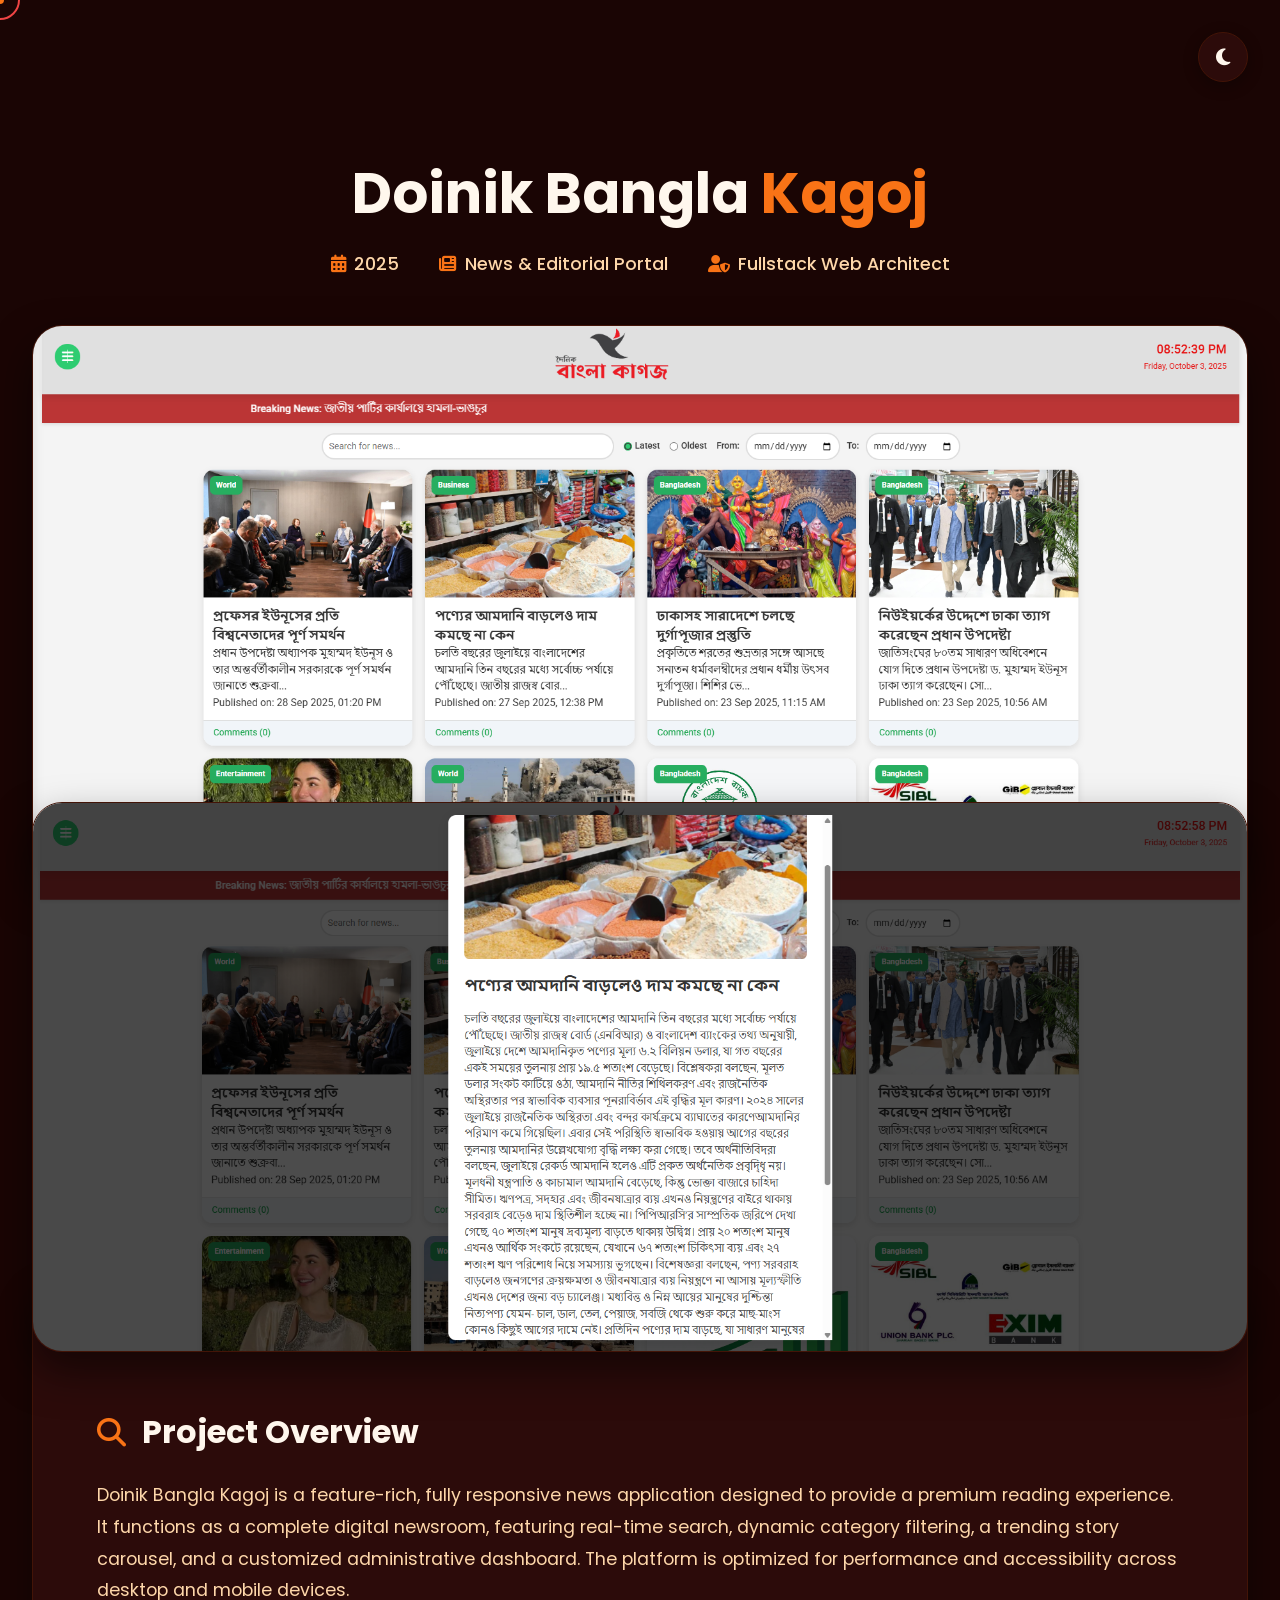
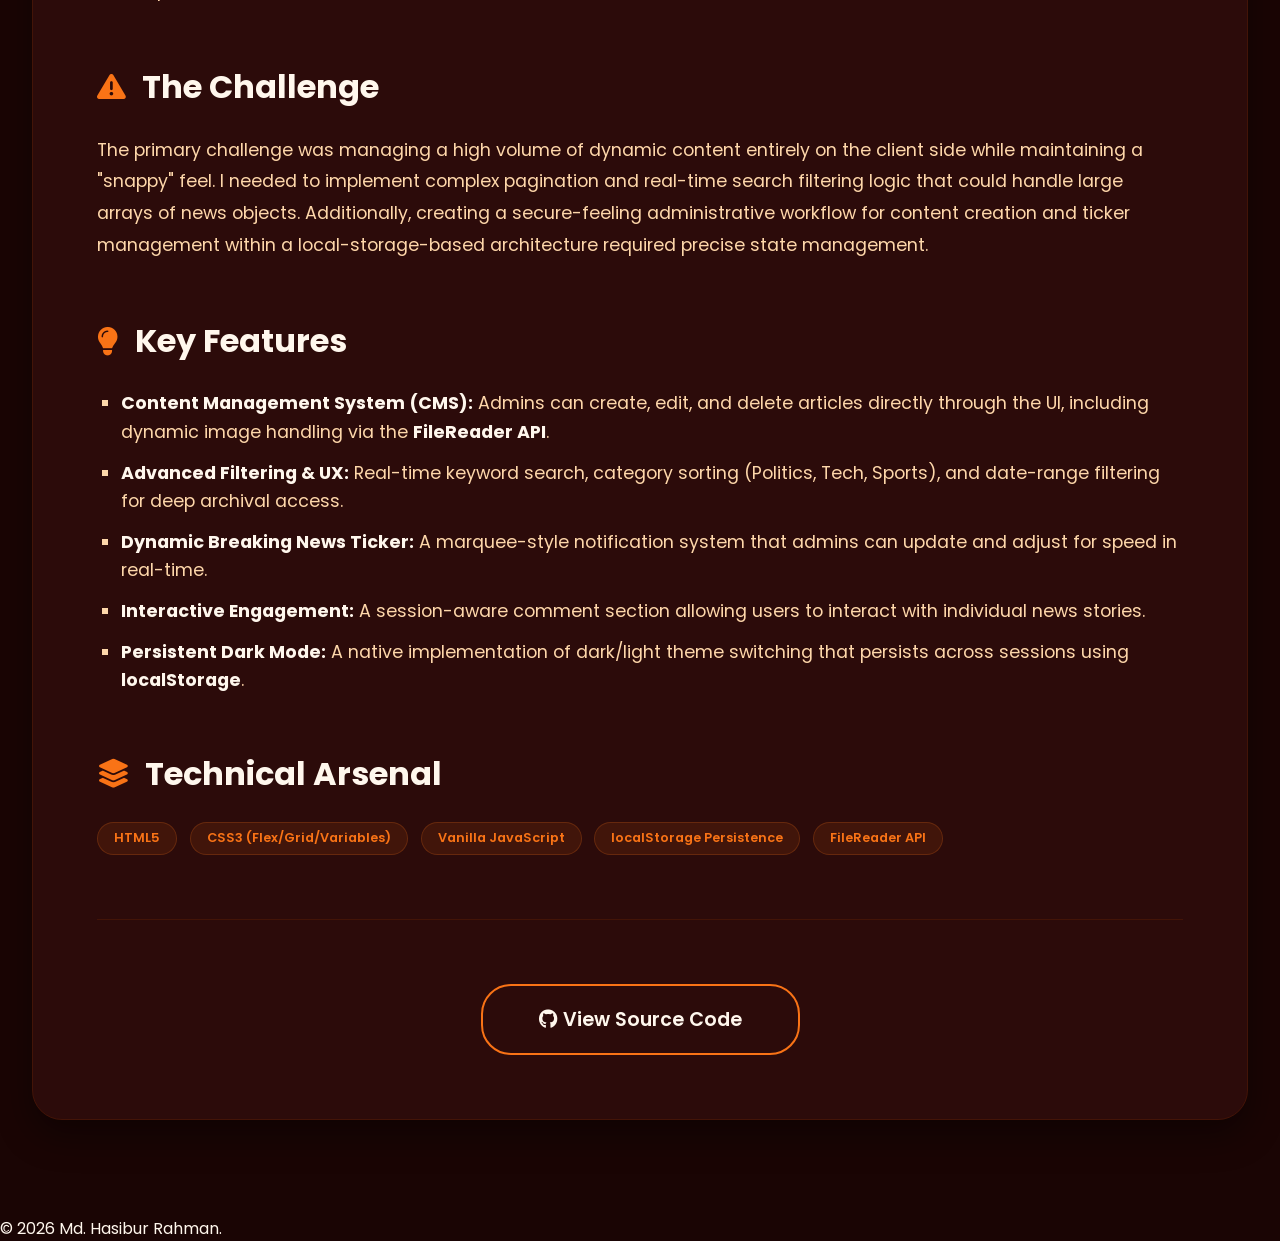
<file: project-dbk.html>
<!DOCTYPE html>
<html lang="en">
<head>
    <meta charset="UTF-8">
    <meta name="viewport" content="width=device-width, initial-scale=1.0">
    <title>Doinik Bangla Kagoj | Professional News Portal</title>
    
    <link href="https://fonts.googleapis.com/css2?family=Poppins:wght@300;400;500;600;700&display=swap" rel="stylesheet">
    
    <link rel="stylesheet" href="https://cdnjs.cloudflare.com/ajax/libs/font-awesome/6.4.0/css/all.min.css">
    
    <link rel="stylesheet" href="style.css">

    <style>
        .back-nav {
            position: fixed; top: 2rem; left: 2rem; z-index: 1000;
            display: flex; align-items: center; gap: 0.8rem;
            font-weight: 500; font-size: 1.1rem; color: var(--text-primary);
            background: var(--card-bg); padding: 0.8rem 1.5rem;
            border-radius: 30px; border: 1px solid var(--border-color);
            box-shadow: 0 4px 15px rgba(0,0,0,0.3);
            transition: all 0.3s var(--bezier-smooth);
        }
        .back-nav:hover {
            color: #fff; background: var(--primary-color);
            border-color: var(--primary-color); transform: translateX(-5px);
        }
        
        .project-header { padding: 10rem 0 4rem; text-align: center; }
        .project-header h1 { font-size: 3.5rem; margin-bottom: 1.5rem; line-height: 1.2; font-weight: 700; }
        .project-header h1 span { color: var(--primary-color); }
        
        .project-meta { 
            display: flex; justify-content: center; gap: 2.5rem; 
            margin-bottom: 3rem; color: var(--text-secondary); flex-wrap: wrap; 
        }
        .project-meta span { display: flex; align-items: center; gap: 0.5rem; font-weight: 500; font-size: 1.1rem; }
        .project-meta i { color: var(--primary-color); }
        
        .project-banner { 
            width: 100%; max-height: 550px; object-fit: cover; 
            border-radius: 30px; box-shadow: 0 20px 40px rgba(0,0,0,0.5); 
            margin-bottom: -5rem; position: relative; z-index: 2;
            border: 1px solid var(--border-color);
        }
        
        .project-content-card { 
            background: linear-gradient(145deg, var(--card-bg), var(--bg-alt)); 
            border: 1px solid var(--border-color); border-radius: 30px; 
            padding: 8rem 4rem 4rem 4rem; 
            box-shadow: 0 15px 35px rgba(0,0,0,0.4); 
            position: relative; z-index: 1;
        }

        .content-section { margin-bottom: 3.5rem; }
        .content-section h2 { font-size: 2rem; margin-bottom: 1.5rem; display: flex; align-items: center; gap: 1rem; text-align: left; color: var(--text-primary); }
        .content-section h2 i { color: var(--primary-color); font-size: 1.8rem; }
        .content-section p { font-size: 1.1rem; line-height: 1.8; color: var(--text-secondary); margin-bottom: 1rem; text-align: left; }
        
        .content-list { margin-left: 1.5rem; margin-bottom: 1.5rem; text-align: left; }
        .content-list li { margin-bottom: 0.8rem; color: var(--text-secondary); font-size: 1.1rem; list-style-type: square; line-height: 1.6; }
        .content-list li strong { color: var(--text-primary); }

        .project-actions { 
            display: flex; gap: 1.5rem; justify-content: center; flex-wrap: wrap;
            margin-top: 4rem; padding-top: 4rem; border-top: 1px solid var(--border-color); 
        }

        @media (max-width: 768px) {
            .project-header { padding: 7rem 0 3rem; }
            .project-header h1 { font-size: 2.5rem; }
            .project-content-card { padding: 6rem 2rem 3rem 2rem; }
            .back-nav { top: 1rem; left: 1rem; font-size: 0.9rem; padding: 0.6rem 1rem; }
            .project-meta { gap: 1rem; flex-direction: column; align-items: center; }
        }
    </style>
</head>
<body>
    <div id="scroll-progress"></div>
    <div class="cursor-dot"></div>
    <div class="cursor-outline"></div>
    <div id="preloader"><div class="spinner"></div></div>

    <!-- <a href="index.html#projects" class="back-nav">
        <i class="fas fa-arrow-left"></i> Back to Portfolio
    </a> -->

    <button id="theme-btn" style="position: fixed; top: 2rem; right: 2rem; z-index: 1000; background: var(--card-bg); border: 1px solid var(--border-color); color: var(--text-primary); width: 50px; height: 50px; border-radius: 50%; font-size: 1.2rem; cursor: pointer; box-shadow: 0 4px 15px rgba(0,0,0,0.3); transition: 0.3s;">
        <i class="fas fa-moon"></i>
    </button>

    <div class="container">
        <section class="project-header">
            <h1>Doinik Bangla <span>Kagoj</span></h1>
            
            <div class="project-meta">
                <span><i class="fas fa-calendar-alt"></i> 2025</span>
                <span><i class="fas fa-newspaper"></i> News & Editorial Portal</span>
                <span><i class="fas fa-user-shield"></i> Fullstack Web Architect</span>
            </div>

            <img src="image/dbk.png" alt="Doinik Bangla Kagoj Preview" class="project-banner hover-lift">
            <p> </p>
            <img src="image/dbk2.png" alt="Doinik Bangla Kagoj Preview" class="project-banner hover-lift">
            
            <div class="project-content-card">
                
                <div class="content-section">
                    <h2><i class="fas fa-search"></i> Project Overview</h2>
                    <p>Doinik Bangla Kagoj is a feature-rich, fully responsive news application designed to provide a premium reading experience. It functions as a complete digital newsroom, featuring real-time search, dynamic category filtering, a trending story carousel, and a customized administrative dashboard. The platform is optimized for performance and accessibility across desktop and mobile devices.</p>
                </div>

                <div class="content-section">
                    <h2><i class="fas fa-exclamation-triangle"></i> The Challenge</h2>
                    <p>The primary challenge was managing a high volume of dynamic content entirely on the client side while maintaining a "snappy" feel. I needed to implement complex pagination and real-time search filtering logic that could handle large arrays of news objects. Additionally, creating a secure-feeling administrative workflow for content creation and ticker management within a local-storage-based architecture required precise state management.</p>
                </div>

                <div class="content-section">
                    <h2><i class="fas fa-lightbulb"></i> Key Features</h2>
                    <ul class="content-list">
                        <li><strong>Content Management System (CMS):</strong> Admins can create, edit, and delete articles directly through the UI, including dynamic image handling via the <strong>FileReader API</strong>.</li>
                        <li><strong>Advanced Filtering & UX:</strong> Real-time keyword search, category sorting (Politics, Tech, Sports), and date-range filtering for deep archival access.</li>
                        <li><strong>Dynamic Breaking News Ticker:</strong> A marquee-style notification system that admins can update and adjust for speed in real-time.</li>
                        <li><strong>Interactive Engagement:</strong> A session-aware comment section allowing users to interact with individual news stories.</li>
                        <li><strong>Persistent Dark Mode:</strong> A native implementation of dark/light theme switching that persists across sessions using <strong>localStorage</strong>.</li>
                    </ul>
                </div>

                <div class="content-section">
                    <h2><i class="fas fa-layer-group"></i> Technical Arsenal</h2>
                    <div class="tech-stack" style="font-size: 1rem; margin-top: 1rem; justify-content: flex-start;">
                        <span>HTML5</span>
                        <span>CSS3 (Flex/Grid/Variables)</span>
                        <span>Vanilla JavaScript</span>
                        <span>localStorage Persistence</span>
                        <span>FileReader API</span>
                    </div>
                </div>

                <div class="project-actions">
                    <a href="https://github.com/HRSHAFIN/DOINIK-BANGLA" target="_blank" class="btn secondary-btn btn-large solid-glow">
                        <i class="fab fa-github"></i> View Source Code
                    </a>
                </div>

            </div>
        </section>
    </div>

    <footer style="margin-top: 2rem;">
        <p>&copy; 2026 Md. Hasibur Rahman.</p>
    </footer>

    <script src="script.js"></script>
    <script>
        document.addEventListener("DOMContentLoaded", () => {
            const themeBtn = document.getElementById('theme-btn');
            const themeIcon = themeBtn.querySelector('i');
            if (localStorage.getItem('theme') === 'light') { 
                document.body.setAttribute('data-theme', 'light'); 
                themeIcon.classList.replace('fa-moon', 'fa-sun'); 
            }
            themeBtn.addEventListener('click', () => {
                if (document.body.getAttribute('data-theme') === 'light') {
                    document.body.removeAttribute('data-theme');
                    localStorage.setItem('theme', 'dark');
                    themeIcon.classList.replace('fa-sun', 'fa-moon');
                } else {
                    document.body.setAttribute('data-theme', 'light');
                    localStorage.setItem('theme', 'light');
                    themeIcon.classList.replace('fa-moon', 'fa-sun');
                }
            });
        });
    </script>
</body>
</html>
</file>
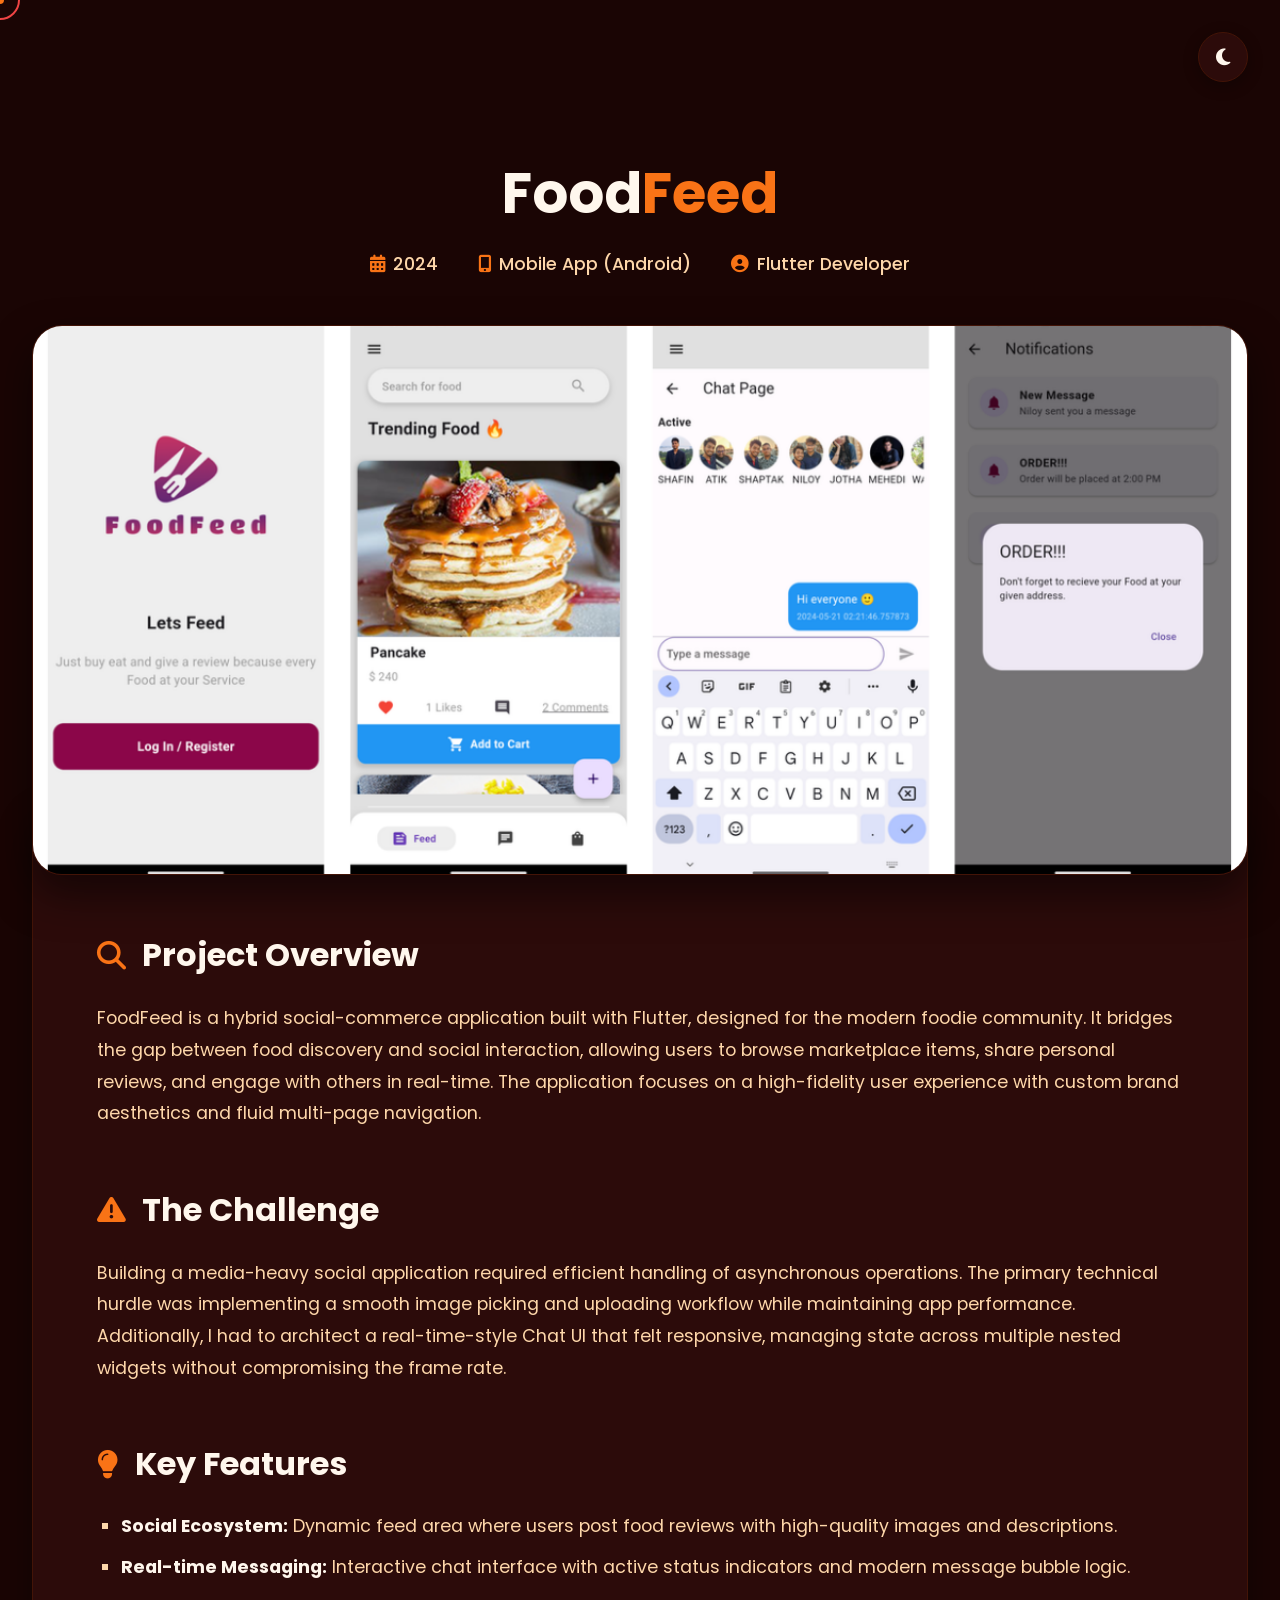
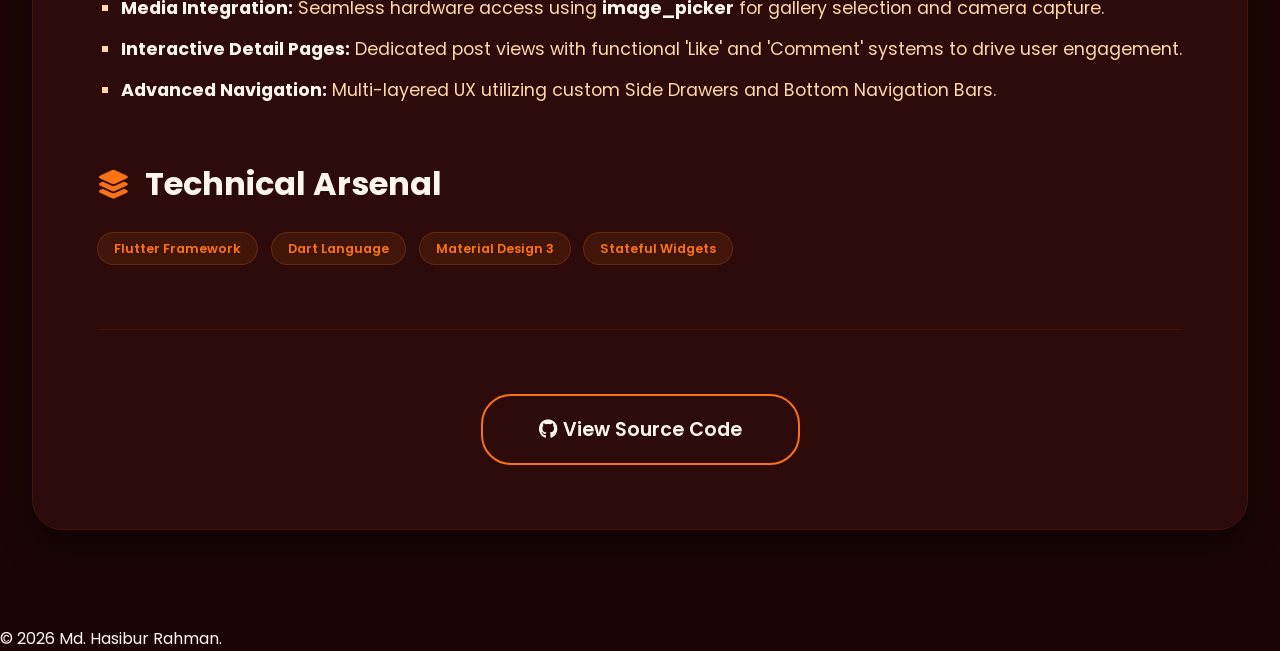
<file: project-foodfeed.html>
<!DOCTYPE html>
<html lang="en">
<head>
    <meta charset="UTF-8">
    <meta name="viewport" content="width=device-width, initial-scale=1.0">
    <title>FoodFeed | Social Food Review App</title>
    
    <link href="https://fonts.googleapis.com/css2?family=Poppins:wght@300;400;500;600;700&display=swap" rel="stylesheet">
    
    <link rel="stylesheet" href="https://cdnjs.cloudflare.com/ajax/libs/font-awesome/6.4.0/css/all.min.css">
    
    <link rel="stylesheet" href="style.css">

    <style>
        .back-nav {
            position: fixed; top: 2rem; left: 2rem; z-index: 1000;
            display: flex; align-items: center; gap: 0.8rem;
            font-weight: 500; font-size: 1.1rem; color: var(--text-primary);
            background: var(--card-bg); padding: 0.8rem 1.5rem;
            border-radius: 30px; border: 1px solid var(--border-color);
            box-shadow: 0 4px 15px rgba(0,0,0,0.3);
            transition: all 0.3s var(--bezier-smooth);
        }
        .back-nav:hover {
            color: #fff; background: var(--primary-color);
            border-color: var(--primary-color); transform: translateX(-50%, -50%);
        }
        
        .project-header { padding: 10rem 0 4rem; text-align: center; }
        .project-header h1 { font-size: 3.5rem; margin-bottom: 1.5rem; line-height: 1.2; font-weight: 700; }
        .project-header h1 span { color: var(--primary-color); }
        
        .project-meta { 
            display: flex; justify-content: center; gap: 2.5rem; 
            margin-bottom: 3rem; color: var(--text-secondary); flex-wrap: wrap; 
        }
        .project-meta span { display: flex; align-items: center; gap: 0.5rem; font-weight: 500; font-size: 1.1rem; }
        .project-meta i { color: var(--primary-color); }
        
        .project-banner { 
            width: 100%; max-height: 550px; object-fit: cover; 
            border-radius: 30px; box-shadow: 0 20px 40px rgba(0,0,0,0.5); 
            margin-bottom: -5rem; position: relative; z-index: 2;
            border: 1px solid var(--border-color);
        }
        
        .project-content-card { 
            background: linear-gradient(145deg, var(--card-bg), var(--bg-alt)); 
            border: 1px solid var(--border-color); border-radius: 30px; 
            padding: 8rem 4rem 4rem 4rem; 
            box-shadow: 0 15px 35px rgba(0,0,0,0.4); 
            position: relative; z-index: 1;
        }

        .content-section { margin-bottom: 3.5rem; }
        .content-section h2 { font-size: 2rem; margin-bottom: 1.5rem; display: flex; align-items: center; gap: 1rem; text-align: left; color: var(--text-primary); }
        .content-section h2 i { color: var(--primary-color); font-size: 1.8rem; }
        .content-section p { font-size: 1.1rem; line-height: 1.8; color: var(--text-secondary); margin-bottom: 1rem; text-align: left; }
        
        .content-list { margin-left: 1.5rem; margin-bottom: 1.5rem; text-align: left; }
        .content-list li { margin-bottom: 0.8rem; color: var(--text-secondary); font-size: 1.1rem; list-style-type: square; line-height: 1.6; }
        .content-list li strong { color: var(--text-primary); }

        .project-actions { 
            display: flex; gap: 1.5rem; justify-content: center; flex-wrap: wrap;
            margin-top: 4rem; padding-top: 4rem; border-top: 1px solid var(--border-color); 
        }

        @media (max-width: 768px) {
            .project-header { padding: 7rem 0 3rem; }
            .project-header h1 { font-size: 2.5rem; }
            .project-content-card { padding: 6rem 2rem 3rem 2rem; }
            .back-nav { top: 1rem; left: 1rem; font-size: 0.9rem; padding: 0.6rem 1rem; }
            .project-meta { gap: 1rem; flex-direction: column; align-items: center; }
        }
    </style>
</head>
<body>
    <div id="scroll-progress"></div>
    <div class="cursor-dot"></div>
    <div class="cursor-outline"></div>
    <div id="preloader"><div class="spinner"></div></div>

    <!-- <a href="index.html#projects" class="back-nav">
        <i class="fas fa-arrow-left"></i> Back to Portfolio
    </a> -->

    <button id="theme-btn" style="position: fixed; top: 2rem; right: 2rem; z-index: 1000; background: var(--card-bg); border: 1px solid var(--border-color); color: var(--text-primary); width: 50px; height: 50px; border-radius: 50%; font-size: 1.2rem; cursor: pointer; box-shadow: 0 4px 15px rgba(0,0,0,0.3); transition: 0.3s;">
        <i class="fas fa-moon"></i>
    </button>

    <div class="container">
        <section class="project-header">
            <h1>Food<span>Feed</span></h1>
            
            <div class="project-meta">
                <span><i class="fas fa-calendar-alt"></i> 2024</span>
                <span><i class="fas fa-mobile-alt"></i> Mobile App (Android)</span>
                <span><i class="fas fa-user-circle"></i> Flutter Developer</span>
            </div>

            <img src="image/ff.png" alt="FoodFeed App Interface" class="project-banner hover-lift">
            
            <div class="project-content-card">
                
                <div class="content-section">
                    <h2><i class="fas fa-search"></i> Project Overview</h2>
                    <p>FoodFeed is a hybrid social-commerce application built with Flutter, designed for the modern foodie community. It bridges the gap between food discovery and social interaction, allowing users to browse marketplace items, share personal reviews, and engage with others in real-time. The application focuses on a high-fidelity user experience with custom brand aesthetics and fluid multi-page navigation.</p>
                </div>

                <div class="content-section">
                    <h2><i class="fas fa-exclamation-triangle"></i> The Challenge</h2>
                    <p>Building a media-heavy social application required efficient handling of asynchronous operations. The primary technical hurdle was implementing a smooth image picking and uploading workflow while maintaining app performance. Additionally, I had to architect a real-time-style Chat UI that felt responsive, managing state across multiple nested widgets without compromising the frame rate.</p>
                </div>

                <div class="content-section">
                    <h2><i class="fas fa-lightbulb"></i> Key Features</h2>
                    <ul class="content-list">
                        <li><strong>Social Ecosystem:</strong> Dynamic feed area where users post food reviews with high-quality images and descriptions.</li>
                        <li><strong>Real-time Messaging:</strong> Interactive chat interface with active status indicators and modern message bubble logic.</li>
                        <li><strong>Media Integration:</strong> Seamless hardware access using <strong>image_picker</strong> for gallery selection and camera capture.</li>
                        <li><strong>Interactive Detail Pages:</strong> Dedicated post views with functional 'Like' and 'Comment' systems to drive user engagement.</li>
                        <li><strong>Advanced Navigation:</strong> Multi-layered UX utilizing custom Side Drawers and Bottom Navigation Bars.</li>
                    </ul>
                </div>

                <div class="content-section">
                    <h2><i class="fas fa-layer-group"></i> Technical Arsenal</h2>
                    <div class="tech-stack" style="font-size: 1rem; margin-top: 1rem; justify-content: flex-start;">
                        <span>Flutter Framework</span>
                        <span>Dart Language</span>
                        <span>Material Design 3</span>
                        <span>Stateful Widgets</span>
                    </div>
                </div>

                <div class="project-actions">
                    <a href="https://github.com/HRSHAFIN/FoodFeed-mobile-APP" target="_blank" class="btn secondary-btn btn-large solid-glow">
                        <i class="fab fa-github"></i> View Source Code
                    </a>
                </div>

            </div>
        </section>
    </div>

    <footer style="margin-top: 2rem;">
        <p>&copy; 2026 Md. Hasibur Rahman.</p>
    </footer>

    <script src="script.js"></script>
    <script>
        document.addEventListener("DOMContentLoaded", () => {
            const themeBtn = document.getElementById('theme-btn');
            const themeIcon = themeBtn.querySelector('i');
            if (localStorage.getItem('theme') === 'light') { 
                document.body.setAttribute('data-theme', 'light'); 
                themeIcon.classList.replace('fa-moon', 'fa-sun'); 
            }
            themeBtn.addEventListener('click', () => {
                if (document.body.getAttribute('data-theme') === 'light') {
                    document.body.removeAttribute('data-theme');
                    localStorage.setItem('theme', 'dark');
                    themeIcon.classList.replace('fa-sun', 'fa-moon');
                } else {
                    document.body.setAttribute('data-theme', 'light');
                    localStorage.setItem('theme', 'light');
                    themeIcon.classList.replace('fa-moon', 'fa-sun');
                }
            });
        });
    </script>
</body>
</html>
</file>
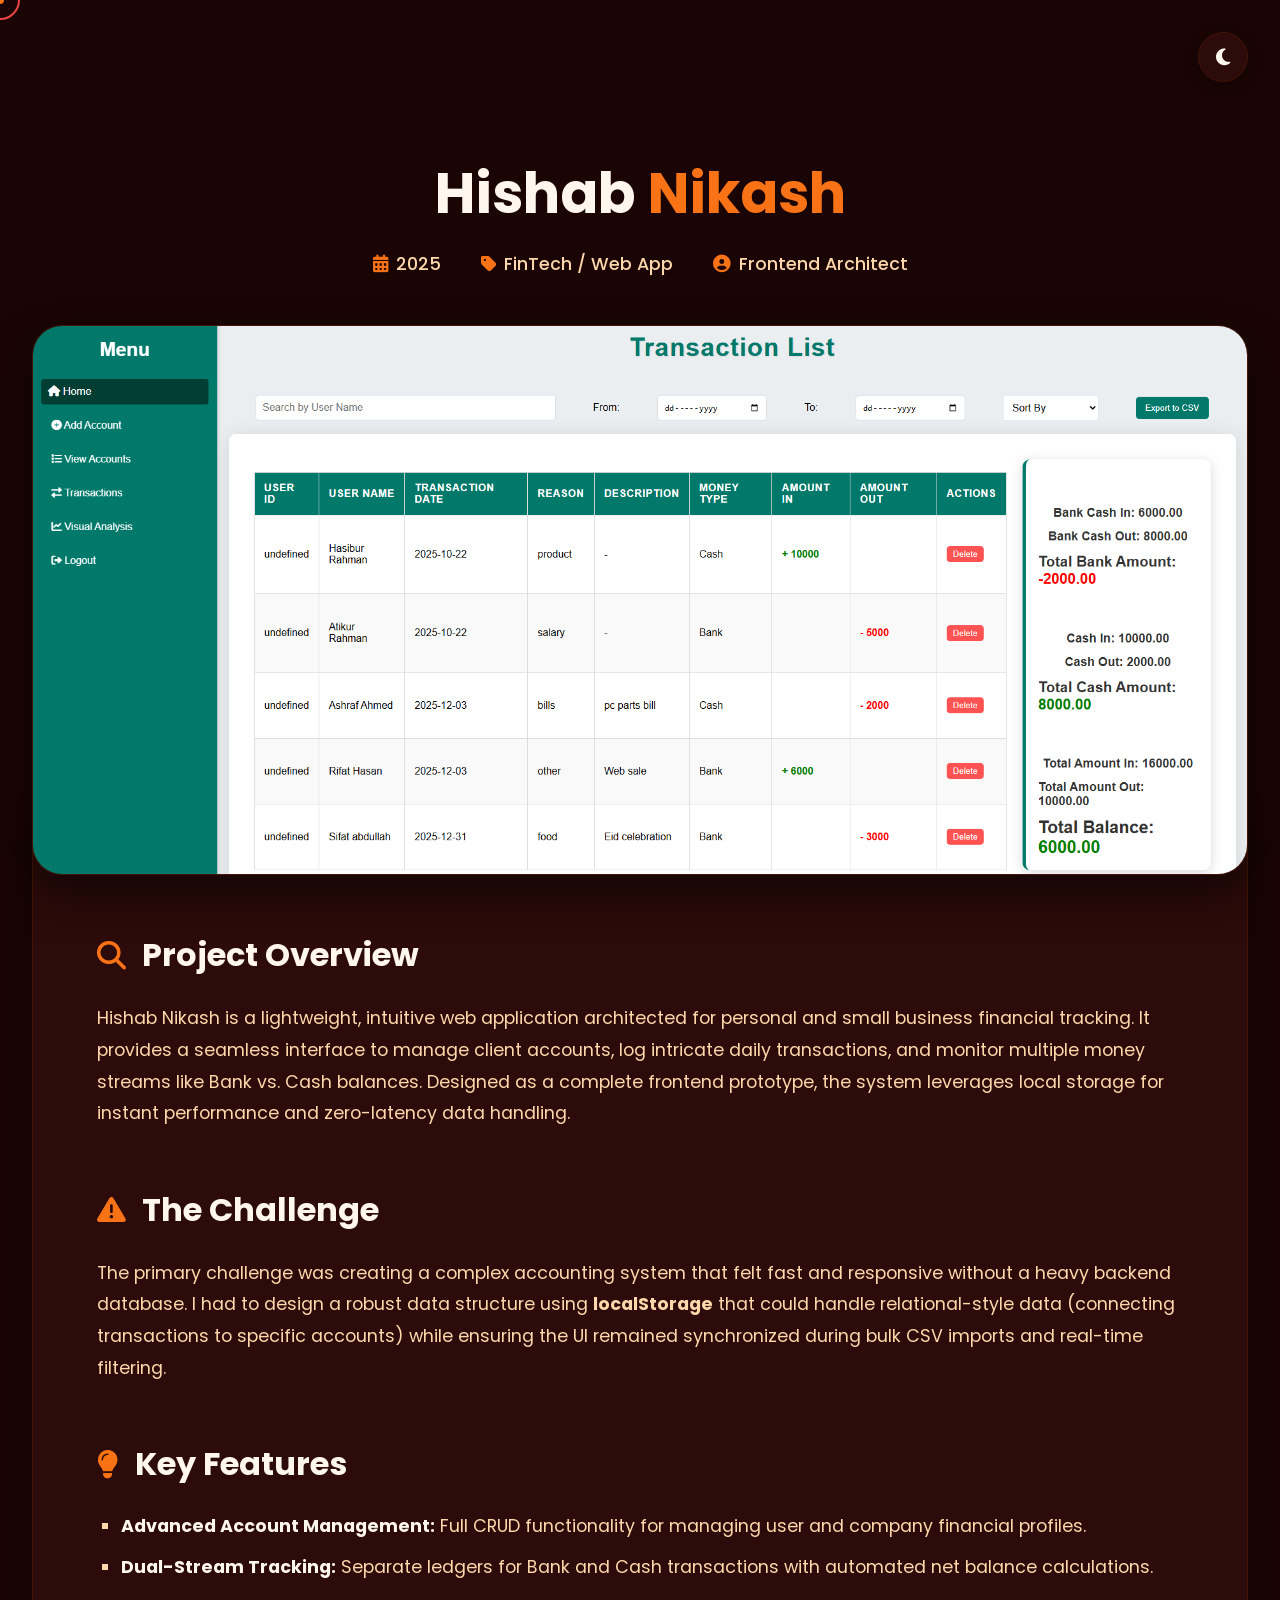
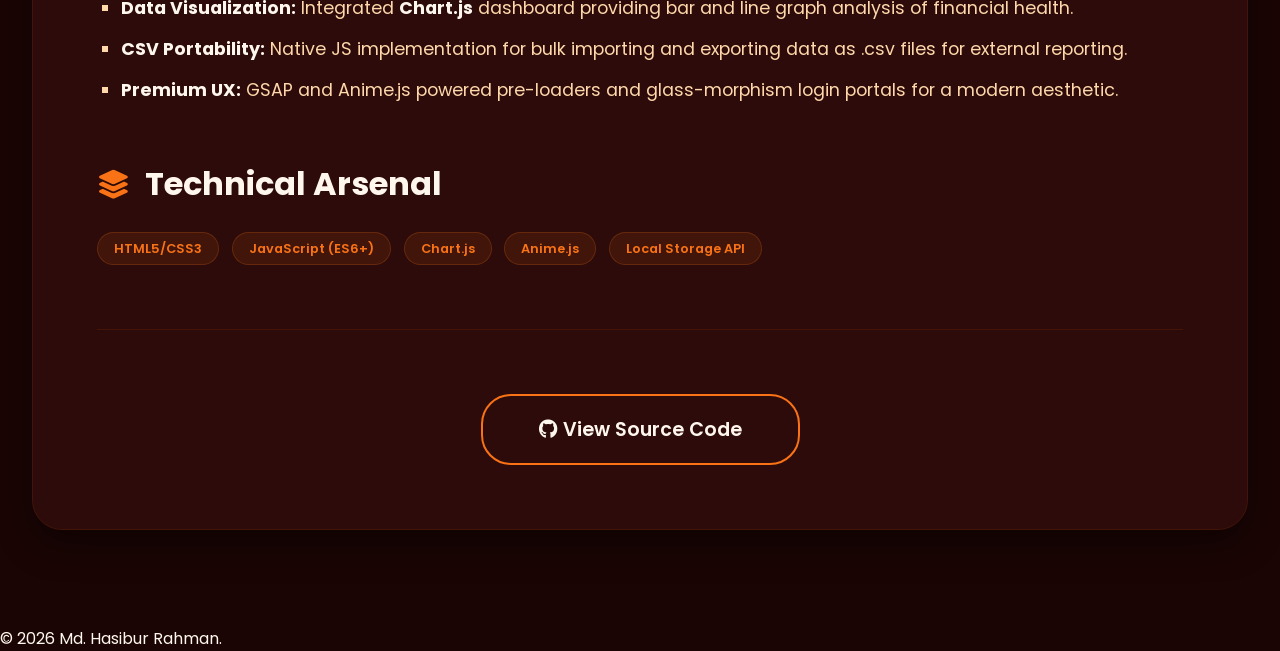
<file: project-hishab.html>
<!DOCTYPE html>
<html lang="en">
<head>
    <meta charset="UTF-8">
    <meta name="viewport" content="width=device-width, initial-scale=1.0">
    <title>Hishab Nikash | Financial Management Prototype</title>
    
    <link href="https://fonts.googleapis.com/css2?family=Poppins:wght@300;400;500;600;700&display=swap" rel="stylesheet">
    
    <link rel="stylesheet" href="https://cdnjs.cloudflare.com/ajax/libs/font-awesome/6.4.0/css/all.min.css">
    
    <link rel="stylesheet" href="style.css">

    <style>
        .back-nav {
            position: fixed; top: 2rem; left: 2rem; z-index: 1000;
            display: flex; align-items: center; gap: 0.8rem;
            font-weight: 500; font-size: 1.1rem; color: var(--text-primary);
            background: var(--card-bg); padding: 0.8rem 1.5rem;
            border-radius: 30px; border: 1px solid var(--border-color);
            box-shadow: 0 4px 15px rgba(0,0,0,0.3);
            transition: all 0.3s var(--bezier-smooth);
        }
        .back-nav:hover {
            color: #fff; background: var(--primary-color);
            border-color: var(--primary-color); transform: translateX(-5px);
        }
        
        .project-header { padding: 10rem 0 4rem; text-align: center; }
        .project-header h1 { font-size: 3.5rem; margin-bottom: 1.5rem; line-height: 1.2; font-weight: 700; }
        .project-header h1 span { color: var(--primary-color); }
        
        .project-meta { 
            display: flex; justify-content: center; gap: 2.5rem; 
            margin-bottom: 3rem; color: var(--text-secondary); flex-wrap: wrap; 
        }
        .project-meta span { display: flex; align-items: center; gap: 0.5rem; font-weight: 500; font-size: 1.1rem; }
        .project-meta i { color: var(--primary-color); }
        
        .project-banner { 
            width: 100%; max-height: 550px; object-fit: cover; 
            border-radius: 30px; box-shadow: 0 20px 40px rgba(0,0,0,0.5); 
            margin-bottom: -5rem; position: relative; z-index: 2;
            border: 1px solid var(--border-color);
        }
        
        .project-content-card { 
            background: linear-gradient(145deg, var(--card-bg), var(--bg-alt)); 
            border: 1px solid var(--border-color); border-radius: 30px; 
            padding: 8rem 4rem 4rem 4rem; 
            box-shadow: 0 15px 35px rgba(0,0,0,0.4); 
            position: relative; z-index: 1;
        }

        .content-section { margin-bottom: 3.5rem; }
        .content-section h2 { font-size: 2rem; margin-bottom: 1.5rem; display: flex; align-items: center; gap: 1rem; text-align: left; color: var(--text-primary); }
        .content-section h2 i { color: var(--primary-color); font-size: 1.8rem; }
        .content-section p { font-size: 1.1rem; line-height: 1.8; color: var(--text-secondary); margin-bottom: 1rem; text-align: left; }
        
        .content-list { margin-left: 1.5rem; margin-bottom: 1.5rem; text-align: left; }
        .content-list li { margin-bottom: 0.8rem; color: var(--text-secondary); font-size: 1.1rem; list-style-type: square; line-height: 1.6; }
        .content-list li strong { color: var(--text-primary); }

        .project-actions { 
            display: flex; gap: 1.5rem; justify-content: center; flex-wrap: wrap;
            margin-top: 4rem; padding-top: 4rem; border-top: 1px solid var(--border-color); 
        }

        @media (max-width: 768px) {
            .project-header { padding: 7rem 0 3rem; }
            .project-header h1 { font-size: 2.5rem; }
            .project-content-card { padding: 6rem 2rem 3rem 2rem; }
            .back-nav { top: 1rem; left: 1rem; font-size: 0.9rem; padding: 0.6rem 1rem; }
            .project-meta { gap: 1rem; flex-direction: column; align-items: center; }
        }
    </style>
</head>
<body>
    <div id="scroll-progress"></div>
    <div class="cursor-dot"></div>
    <div class="cursor-outline"></div>
    <div id="preloader"><div class="spinner"></div></div>

    <!-- <a href="index.html#projects" class="back-nav">
        <i class="fas fa-arrow-left"></i> Back to Portfolio
    </a> -->

    <button id="theme-btn" style="position: fixed; top: 2rem; right: 2rem; z-index: 1000; background: var(--card-bg); border: 1px solid var(--border-color); color: var(--text-primary); width: 50px; height: 50px; border-radius: 50%; font-size: 1.2rem; cursor: pointer; box-shadow: 0 4px 15px rgba(0,0,0,0.3); transition: 0.3s;">
        <i class="fas fa-moon"></i>
    </button>

    <div class="container">
        <section class="project-header">
            <h1>Hishab <span>Nikash</span></h1>
            
            <div class="project-meta">
                <span><i class="fas fa-calendar-alt"></i> 2025</span>
                <span><i class="fas fa-tag"></i> FinTech / Web App</span>
                <span><i class="fas fa-user-circle"></i> Frontend Architect</span>
            </div>

            <img src="image/hn.png" alt="Hishab Nikash Preview" class="project-banner hover-lift">
            
            <div class="project-content-card">
                
                <div class="content-section">
                    <h2><i class="fas fa-search"></i> Project Overview</h2>
                    <p>Hishab Nikash is a lightweight, intuitive web application architected for personal and small business financial tracking. It provides a seamless interface to manage client accounts, log intricate daily transactions, and monitor multiple money streams like Bank vs. Cash balances. Designed as a complete frontend prototype, the system leverages local storage for instant performance and zero-latency data handling.</p>
                </div>

                <div class="content-section">
                    <h2><i class="fas fa-exclamation-triangle"></i> The Challenge</h2>
                    <p>The primary challenge was creating a complex accounting system that felt fast and responsive without a heavy backend database. I had to design a robust data structure using <strong>localStorage</strong> that could handle relational-style data (connecting transactions to specific accounts) while ensuring the UI remained synchronized during bulk CSV imports and real-time filtering.</p>
                </div>

                <div class="content-section">
                    <h2><i class="fas fa-lightbulb"></i> Key Features</h2>
                    <ul class="content-list">
                        <li><strong>Advanced Account Management:</strong> Full CRUD functionality for managing user and company financial profiles.</li>
                        <li><strong>Dual-Stream Tracking:</strong> Separate ledgers for Bank and Cash transactions with automated net balance calculations.</li>
                        <li><strong>Data Visualization:</strong> Integrated <strong>Chart.js</strong> dashboard providing bar and line graph analysis of financial health.</li>
                        <li><strong>CSV Portability:</strong> Native JS implementation for bulk importing and exporting data as .csv files for external reporting.</li>
                        <li><strong>Premium UX:</strong> GSAP and Anime.js powered pre-loaders and glass-morphism login portals for a modern aesthetic.</li>
                    </ul>
                </div>

                <div class="content-section">
                    <h2><i class="fas fa-layer-group"></i> Technical Arsenal</h2>
                    <div class="tech-stack" style="font-size: 1rem; margin-top: 1rem; justify-content: flex-start;">
                        <span>HTML5/CSS3</span>
                        <span>JavaScript (ES6+)</span>
                        <span>Chart.js</span>
                        <span>Anime.js</span>
                        <span>Local Storage API</span>
                    </div>
                </div>

                <div class="project-actions">
                    <a href="https://github.com/HRSHAFIN/Hishab-Nikash-" target="_blank" class="btn secondary-btn btn-large solid-glow">
                        <i class="fab fa-github"></i> View Source Code
                    </a>
                </div>

            </div>
        </section>
    </div>

    <footer style="margin-top: 2rem;">
        <p>&copy; 2026 Md. Hasibur Rahman.</p>
    </footer>

    <script src="script.js"></script>
    <script>
        document.addEventListener("DOMContentLoaded", () => {
            const themeBtn = document.getElementById('theme-btn');
            const themeIcon = themeBtn.querySelector('i');
            if (localStorage.getItem('theme') === 'light') { 
                document.body.setAttribute('data-theme', 'light'); 
                themeIcon.classList.replace('fa-moon', 'fa-sun'); 
            }
            themeBtn.addEventListener('click', () => {
                if (document.body.getAttribute('data-theme') === 'light') {
                    document.body.removeAttribute('data-theme');
                    localStorage.setItem('theme', 'dark');
                    themeIcon.classList.replace('fa-sun', 'fa-moon');
                } else {
                    document.body.setAttribute('data-theme', 'light');
                    localStorage.setItem('theme', 'light');
                    themeIcon.classList.replace('fa-moon', 'fa-sun');
                }
            });
        });
    </script>
</body>
</html>
</file>
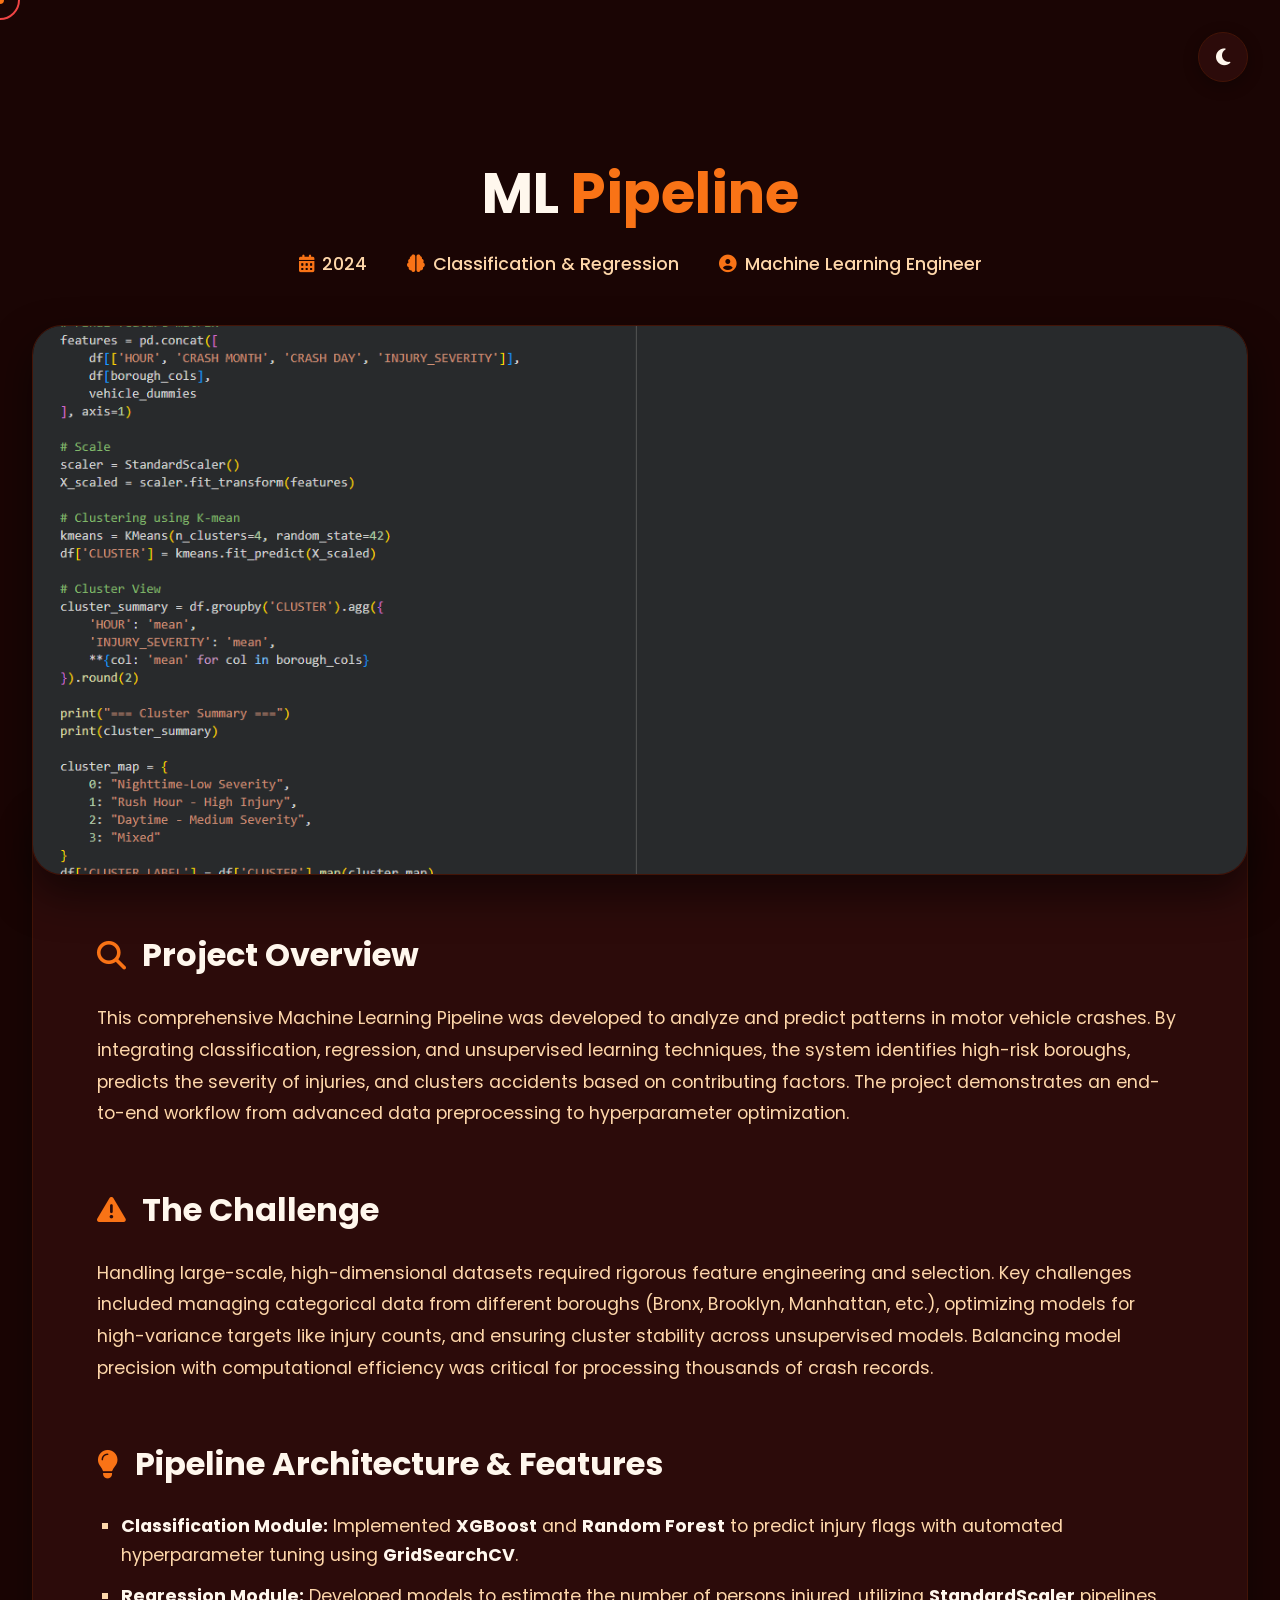
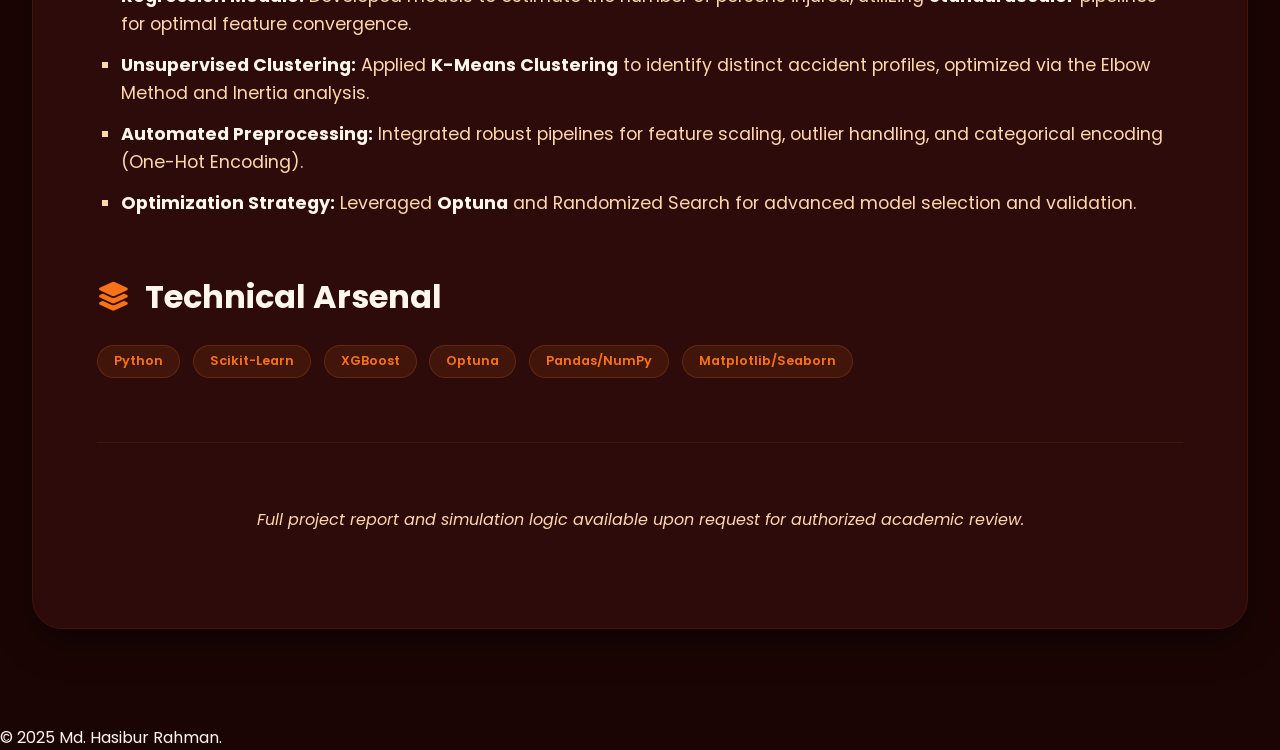
<file: project-ml.html>
<!DOCTYPE html>
<html lang="en">
<head>
    <meta charset="UTF-8">
    <meta name="viewport" content="width=device-width, initial-scale=1.0">
    <title>Machine Learning Pipeline | Motor Vehicle Crash Analysis</title>
    
    <link href="https://fonts.googleapis.com/css2?family=Poppins:wght@300;400;500;600;700&display=swap" rel="stylesheet">
    
    <link rel="stylesheet" href="https://cdnjs.cloudflare.com/ajax/libs/font-awesome/6.4.0/css/all.min.css">
    
    <link rel="stylesheet" href="style.css">

    <style>
        .back-nav {
            position: fixed; top: 2rem; left: 2rem; z-index: 1000;
            display: flex; align-items: center; gap: 0.8rem;
            font-weight: 500; font-size: 1.1rem; color: var(--text-primary);
            background: var(--card-bg); padding: 0.8rem 1.5rem;
            border-radius: 30px; border: 1px solid var(--border-color);
            box-shadow: 0 4px 15px rgba(0,0,0,0.3);
            transition: all 0.3s var(--bezier-smooth);
        }
        .back-nav:hover {
            color: #fff; background: var(--primary-color);
            border-color: var(--primary-color); transform: translateX(-5px);
        }
        
        .project-header { padding: 10rem 0 4rem; text-align: center; }
        .project-header h1 { font-size: 3.5rem; margin-bottom: 1.5rem; line-height: 1.2; font-weight: 700; }
        .project-header h1 span { color: var(--primary-color); }
        
        .project-meta { 
            display: flex; justify-content: center; gap: 2.5rem; 
            margin-bottom: 3rem; color: var(--text-secondary); flex-wrap: wrap; 
        }
        .project-meta span { display: flex; align-items: center; gap: 0.5rem; font-weight: 500; font-size: 1.1rem; }
        .project-meta i { color: var(--primary-color); }
        
        .project-banner { 
            width: 100%; max-height: 550px; object-fit: cover; 
            border-radius: 30px; box-shadow: 0 20px 40px rgba(0,0,0,0.5); 
            margin-bottom: -5rem; position: relative; z-index: 2;
            border: 1px solid var(--border-color);
        }
        
        .project-content-card { 
            background: linear-gradient(145deg, var(--card-bg), var(--bg-alt)); 
            border: 1px solid var(--border-color); border-radius: 30px; 
            padding: 8rem 4rem 4rem 4rem; 
            box-shadow: 0 15px 35px rgba(0,0,0,0.4); 
            position: relative; z-index: 1;
        }

        .content-section { margin-bottom: 3.5rem; }
        .content-section h2 { font-size: 2rem; margin-bottom: 1.5rem; display: flex; align-items: center; gap: 1rem; text-align: left; color: var(--text-primary); }
        .content-section h2 i { color: var(--primary-color); font-size: 1.8rem; }
        .content-section p { font-size: 1.1rem; line-height: 1.8; color: var(--text-secondary); margin-bottom: 1rem; text-align: left; }
        
        .content-list { margin-left: 1.5rem; margin-bottom: 1.5rem; text-align: left; }
        .content-list li { margin-bottom: 0.8rem; color: var(--text-secondary); font-size: 1.1rem; list-style-type: square; line-height: 1.6; }
        .content-list li strong { color: var(--text-primary); }

        .project-actions { 
            display: flex; gap: 1.5rem; justify-content: center; flex-wrap: wrap;
            margin-top: 4rem; padding-top: 4rem; border-top: 1px solid var(--border-color); 
        }

        @media (max-width: 768px) {
            .project-header { padding: 7rem 0 3rem; }
            .project-header h1 { font-size: 2.2rem; }
            .project-content-card { padding: 6rem 2rem 3rem 2rem; }
            .back-nav { top: 1rem; left: 1rem; font-size: 0.9rem; padding: 0.6rem 1rem; }
            .project-meta { gap: 1rem; flex-direction: column; align-items: center; }
        }
    </style>
</head>
<body>
    <div id="scroll-progress"></div>
    <div class="cursor-dot"></div>
    <div class="cursor-outline"></div>
    <div id="preloader"><div class="spinner"></div></div>

    <!-- <a href="index.html#projects" class="back-nav">
        <i class="fas fa-arrow-left"></i> Back to Portfolio
    </a> -->

    <button id="theme-btn" style="position: fixed; top: 2rem; right: 2rem; z-index: 1000; background: var(--card-bg); border: 1px solid var(--border-color); color: var(--text-primary); width: 50px; height: 50px; border-radius: 50%; font-size: 1.2rem; cursor: pointer; box-shadow: 0 4px 15px rgba(0,0,0,0.3); transition: 0.3s;">
        <i class="fas fa-moon"></i>
    </button>

    <div class="container">
        <section class="project-header">
            <h1>ML <span>Pipeline</span></h1>
            
            <div class="project-meta">
                <span><i class="fas fa-calendar-alt"></i> 2024</span>
                <span><i class="fas fa-brain"></i> Classification & Regression</span>
                <span><i class="fas fa-user-circle"></i> Machine Learning Engineer</span>
            </div>

            <img src="image/ml2.png" alt="Crash Data Analytics" class="project-banner hover-lift">
            
            <div class="project-content-card">
                
                <div class="content-section">
                    <h2><i class="fas fa-search"></i> Project Overview</h2>
                    <p>This comprehensive Machine Learning Pipeline was developed to analyze and predict patterns in motor vehicle crashes. By integrating classification, regression, and unsupervised learning techniques, the system identifies high-risk boroughs, predicts the severity of injuries, and clusters accidents based on contributing factors. The project demonstrates an end-to-end workflow from advanced data preprocessing to hyperparameter optimization.</p>
                </div>

                <div class="content-section">
                    <h2><i class="fas fa-exclamation-triangle"></i> The Challenge</h2>
                    <p>Handling large-scale, high-dimensional datasets required rigorous feature engineering and selection. Key challenges included managing categorical data from different boroughs (Bronx, Brooklyn, Manhattan, etc.), optimizing models for high-variance targets like injury counts, and ensuring cluster stability across unsupervised models. Balancing model precision with computational efficiency was critical for processing thousands of crash records.</p>
                </div>

                <div class="content-section">
                    <h2><i class="fas fa-lightbulb"></i> Pipeline Architecture & Features</h2>
                    <ul class="content-list">
                        <li><strong>Classification Module:</strong> Implemented <strong>XGBoost</strong> and <strong>Random Forest</strong> to predict injury flags with automated hyperparameter tuning using <strong>GridSearchCV</strong>.</li>
                        <li><strong>Regression Module:</strong> Developed models to estimate the number of persons injured, utilizing <strong>StandardScaler</strong> pipelines for optimal feature convergence.</li>
                        <li><strong>Unsupervised Clustering:</strong> Applied <strong>K-Means Clustering</strong> to identify distinct accident profiles, optimized via the Elbow Method and Inertia analysis.</li>
                        <li><strong>Automated Preprocessing:</strong> Integrated robust pipelines for feature scaling, outlier handling, and categorical encoding (One-Hot Encoding).</li>
                        <li><strong>Optimization Strategy:</strong> Leveraged <strong>Optuna</strong> and Randomized Search for advanced model selection and validation.</li>
                    </ul>
                </div>

                <div class="content-section">
                    <h2><i class="fas fa-layer-group"></i> Technical Arsenal</h2>
                    <div class="tech-stack" style="font-size: 1rem; margin-top: 1rem; justify-content: flex-start;">
                        <span>Python</span>
                        <span>Scikit-Learn</span>
                        <span>XGBoost</span>
                        <span>Optuna</span>
                        <span>Pandas/NumPy</span>
                        <span>Matplotlib/Seaborn</span>
                    </div>
                </div>

                <div class="project-actions">
                    <p style="color: var(--text-secondary); font-style: italic; margin-bottom: 2rem;">Full project report and simulation logic available upon request for authorized academic review.</p>
                </div>

            </div>
        </section>
    </div>

    <footer style="margin-top: 2rem;">
        <p>&copy; 2025 Md. Hasibur Rahman.</p>
    </footer>

    <script src="script.js"></script>
    <script>
        document.addEventListener("DOMContentLoaded", () => {
            const themeBtn = document.getElementById('theme-btn');
            const themeIcon = themeBtn.querySelector('i');
            if (localStorage.getItem('theme') === 'light') { 
                document.body.setAttribute('data-theme', 'light'); 
                themeIcon.classList.replace('fa-moon', 'fa-sun'); 
            }
            themeBtn.addEventListener('click', () => {
                if (document.body.getAttribute('data-theme') === 'light') {
                    document.body.removeAttribute('data-theme');
                    localStorage.setItem('theme', 'dark');
                    themeIcon.classList.replace('fa-sun', 'fa-moon');
                } else {
                    document.body.setAttribute('data-theme', 'light');
                    localStorage.setItem('theme', 'light');
                    themeIcon.classList.replace('fa-moon', 'fa-sun');
                }
            });
        });
    </script>
</body>
</html>
</file>
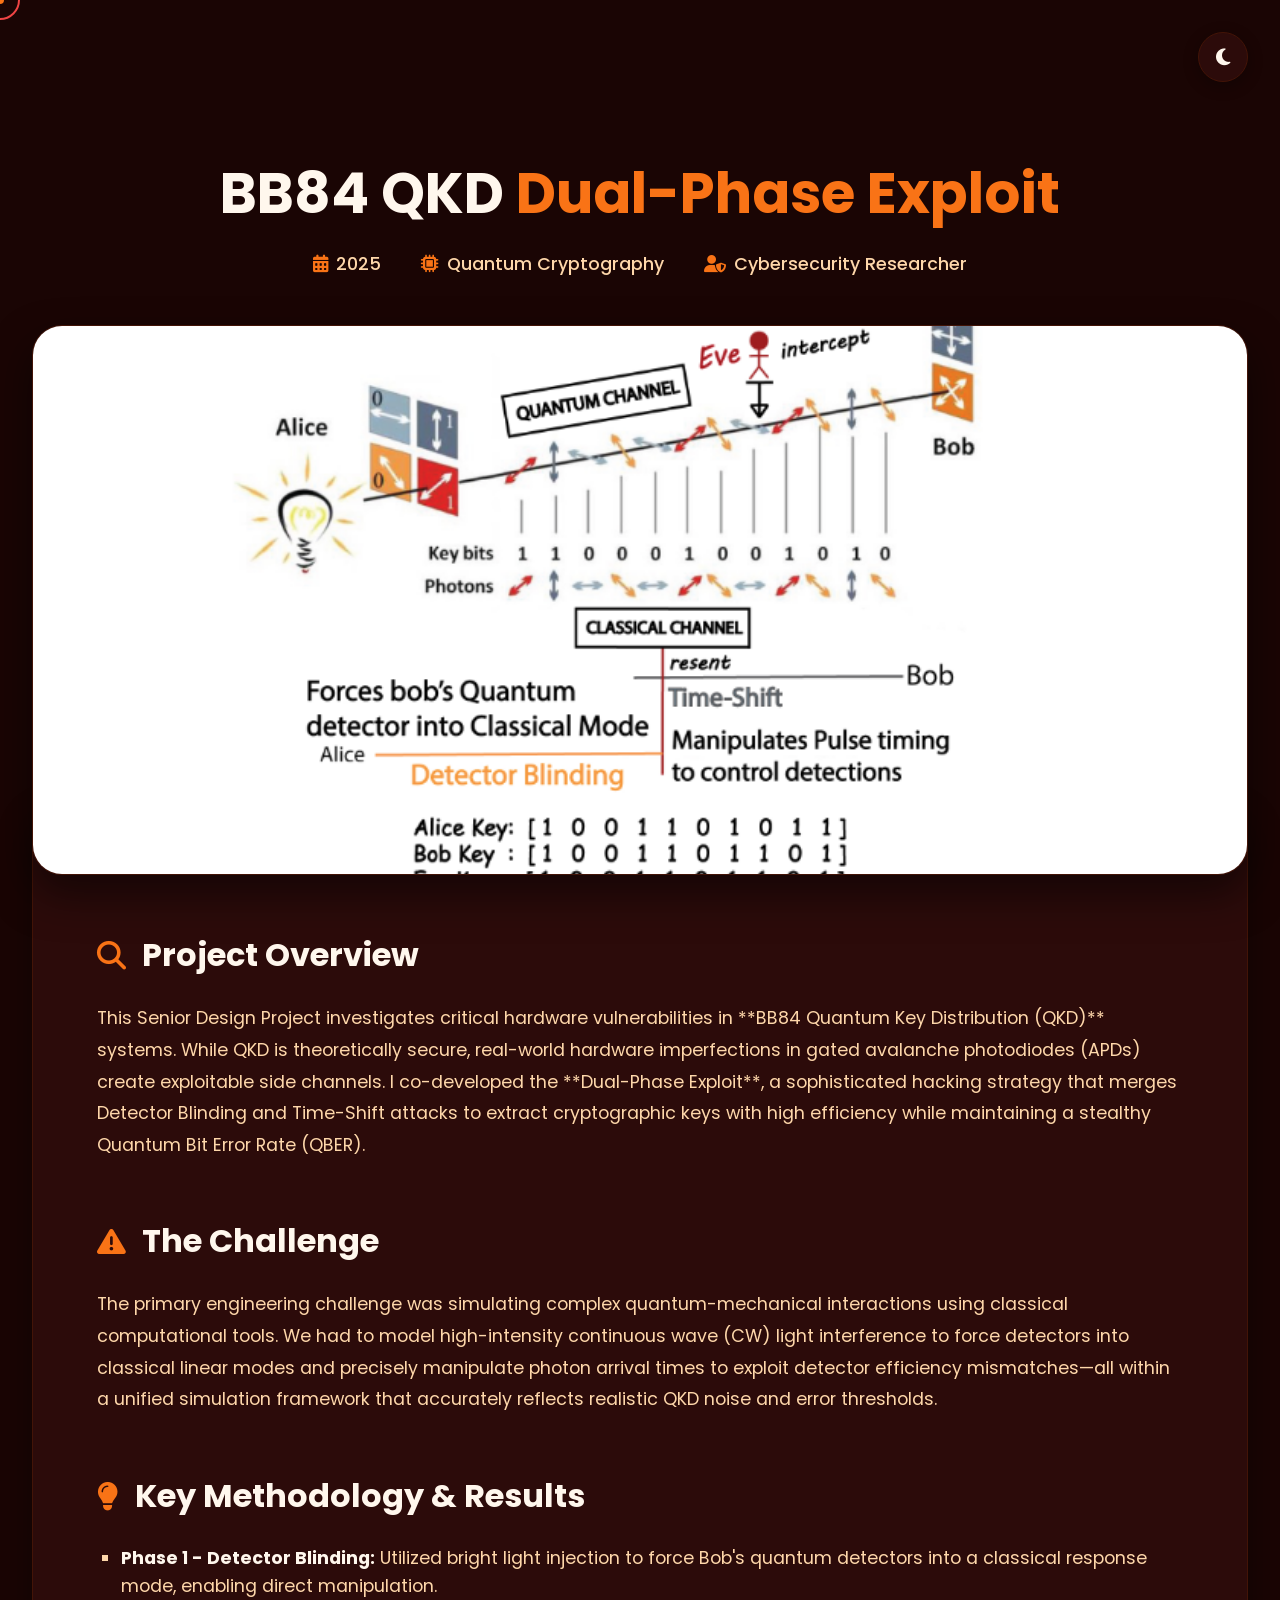
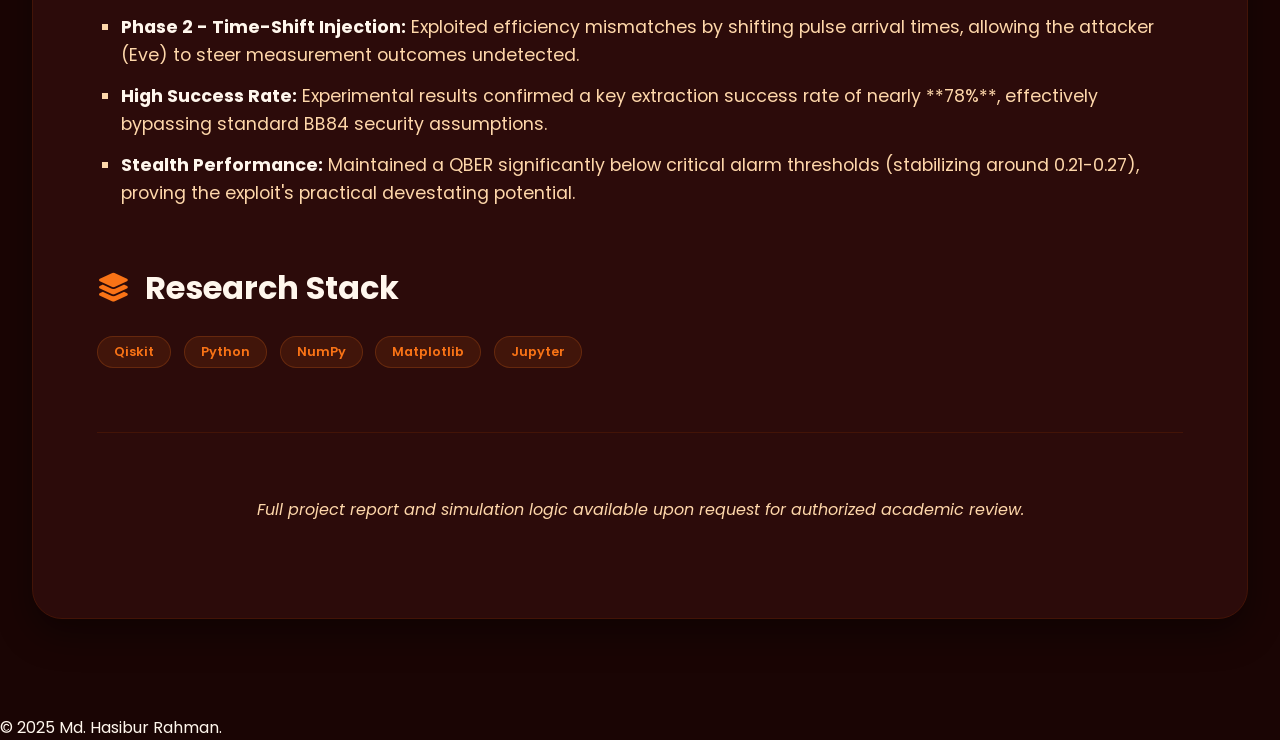
<file: project-quantum.html>
<!DOCTYPE html>
<html lang="en">
<head>
    <meta charset="UTF-8">
    <meta name="viewport" content="width=device-width, initial-scale=1.0">
    <title>BB84 QKD Dual-Phase Exploit | Quantum Security Research</title>
    
    <link href="https://fonts.googleapis.com/css2?family=Poppins:wght@300;400;500;600;700&display=swap" rel="stylesheet">
    
    <link rel="stylesheet" href="https://cdnjs.cloudflare.com/ajax/libs/font-awesome/6.4.0/css/all.min.css">
    
    <link rel="stylesheet" href="style.css">

    <style>
        .back-nav {
            position: fixed; top: 2rem; left: 2rem; z-index: 1000;
            display: flex; align-items: center; gap: 0.8rem;
            font-weight: 500; font-size: 1.1rem; color: var(--text-primary);
            background: var(--card-bg); padding: 0.8rem 1.5rem;
            border-radius: 30px; border: 1px solid var(--border-color);
            box-shadow: 0 4px 15px rgba(0,0,0,0.3);
            transition: all 0.3s var(--bezier-smooth);
        }
        .back-nav:hover {
            color: #fff; background: var(--primary-color);
            border-color: var(--primary-color); transform: translateX(-5px);
        }
        
        .project-header { padding: 10rem 0 4rem; text-align: center; }
        .project-header h1 { font-size: 3.5rem; margin-bottom: 1.5rem; line-height: 1.2; font-weight: 700; }
        .project-header h1 span { color: var(--primary-color); }
        
        .project-meta { 
            display: flex; justify-content: center; gap: 2.5rem; 
            margin-bottom: 3rem; color: var(--text-secondary); flex-wrap: wrap; 
        }
        .project-meta span { display: flex; align-items: center; gap: 0.5rem; font-weight: 500; font-size: 1.1rem; }
        .project-meta i { color: var(--primary-color); }
        
        .project-banner { 
            width: 100%; max-height: 550px; object-fit: cover; 
            border-radius: 30px; box-shadow: 0 20px 40px rgba(0,0,0,0.5); 
            margin-bottom: -5rem; position: relative; z-index: 2;
            border: 1px solid var(--border-color);
        }
        
        .project-content-card { 
            background: linear-gradient(145deg, var(--card-bg), var(--bg-alt)); 
            border: 1px solid var(--border-color); border-radius: 30px; 
            padding: 8rem 4rem 4rem 4rem; 
            box-shadow: 0 15px 35px rgba(0,0,0,0.4); 
            position: relative; z-index: 1;
        }

        .content-section { margin-bottom: 3.5rem; }
        .content-section h2 { font-size: 2rem; margin-bottom: 1.5rem; display: flex; align-items: center; gap: 1rem; text-align: left; color: var(--text-primary); }
        .content-section h2 i { color: var(--primary-color); font-size: 1.8rem; }
        .content-section p { font-size: 1.1rem; line-height: 1.8; color: var(--text-secondary); margin-bottom: 1rem; text-align: left; }
        
        .content-list { margin-left: 1.5rem; margin-bottom: 1.5rem; text-align: left; }
        .content-list li { margin-bottom: 0.8rem; color: var(--text-secondary); font-size: 1.1rem; list-style-type: square; line-height: 1.6; }
        .content-list li strong { color: var(--text-primary); }

        .project-actions { 
            display: flex; gap: 1.5rem; justify-content: center; flex-wrap: wrap;
            margin-top: 4rem; padding-top: 4rem; border-top: 1px solid var(--border-color); 
        }

        @media (max-width: 768px) {
            .project-header { padding: 7rem 0 3rem; }
            .project-header h1 { font-size: 2.2rem; }
            .project-content-card { padding: 6rem 2rem 3rem 2rem; }
            .back-nav { top: 1rem; left: 1rem; font-size: 0.9rem; padding: 0.6rem 1rem; }
            .project-meta { gap: 1rem; flex-direction: column; align-items: center; }
        }
    </style>
</head>
<body>
    <div id="scroll-progress"></div>
    <div class="cursor-dot"></div>
    <div class="cursor-outline"></div>
    <div id="preloader"><div class="spinner"></div></div>

    <!-- <a href="index.html#projects" class="back-nav">
        <i class="fas fa-arrow-left"></i> Back to Portfolio
    </a> -->

    <button id="theme-btn" style="position: fixed; top: 2rem; right: 2rem; z-index: 1000; background: var(--card-bg); border: 1px solid var(--border-color); color: var(--text-primary); width: 50px; height: 50px; border-radius: 50%; font-size: 1.2rem; cursor: pointer; box-shadow: 0 4px 15px rgba(0,0,0,0.3); transition: 0.3s;">
        <i class="fas fa-moon"></i>
    </button>

    <div class="container">
        <section class="project-header">
            <h1>BB84 QKD <span>Dual-Phase Exploit</span></h1>
            
            <div class="project-meta">
                <span><i class="fas fa-calendar-alt"></i> 2025</span>
                <span><i class="fas fa-microchip"></i> Quantum Cryptography</span>
                <span><i class="fas fa-user-shield"></i> Cybersecurity Researcher</span>
            </div>

            <img src="image/qn2.png" alt="QKD Attack Model" class="project-banner hover-lift">
            
            <div class="project-content-card">
                
                <div class="content-section">
                    <h2><i class="fas fa-search"></i> Project Overview</h2>
                    <p>This Senior Design Project investigates critical hardware vulnerabilities in **BB84 Quantum Key Distribution (QKD)** systems. While QKD is theoretically secure, real-world hardware imperfections in gated avalanche photodiodes (APDs) create exploitable side channels. I co-developed the **Dual-Phase Exploit**, a sophisticated hacking strategy that merges Detector Blinding and Time-Shift attacks to extract cryptographic keys with high efficiency while maintaining a stealthy Quantum Bit Error Rate (QBER).</p>
                </div>

                <div class="content-section">
                    <h2><i class="fas fa-exclamation-triangle"></i> The Challenge</h2>
                    <p>The primary engineering challenge was simulating complex quantum-mechanical interactions using classical computational tools. We had to model high-intensity continuous wave (CW) light interference to force detectors into classical linear modes and precisely manipulate photon arrival times to exploit detector efficiency mismatches—all within a unified simulation framework that accurately reflects realistic QKD noise and error thresholds.</p>
                </div>

                <div class="content-section">
                    <h2><i class="fas fa-lightbulb"></i> Key Methodology & Results</h2>
                    <ul class="content-list">
                        <li><strong>Phase 1 - Detector Blinding:</strong> Utilized bright light injection to force Bob's quantum detectors into a classical response mode, enabling direct manipulation.</li>
                        <li><strong>Phase 2 - Time-Shift Injection:</strong> Exploited efficiency mismatches by shifting pulse arrival times, allowing the attacker (Eve) to steer measurement outcomes undetected.</li>
                        <li><strong>High Success Rate:</strong> Experimental results confirmed a key extraction success rate of nearly **78%**, effectively bypassing standard BB84 security assumptions.</li>
                        <li><strong>Stealth Performance:</strong> Maintained a QBER significantly below critical alarm thresholds (stabilizing around 0.21-0.27), proving the exploit's practical devestating potential.</li>
                    </ul>
                </div>

                <div class="content-section">
                    <h2><i class="fas fa-layer-group"></i> Research Stack</h2>
                    <div class="tech-stack" style="font-size: 1rem; margin-top: 1rem; justify-content: flex-start;">
                        <span>Qiskit</span>
                        <span>Python</span>
                        <span>NumPy</span>
                        <span>Matplotlib</span>
                        <span>Jupyter</span>
                    </div>
                </div>

                <div class="project-actions">
                    <p style="color: var(--text-secondary); font-style: italic; margin-bottom: 2rem;">Full project report and simulation logic available upon request for authorized academic review.</p>
                </div>

            </div>
        </section>
    </div>

    <footer style="margin-top: 2rem;">
        <p> &copy; 2025 Md. Hasibur Rahman.</p>
    </footer>

    <script src="script.js"></script>
    <script>
        document.addEventListener("DOMContentLoaded", () => {
            const themeBtn = document.getElementById('theme-btn');
            const themeIcon = themeBtn.querySelector('i');
            if (localStorage.getItem('theme') === 'light') { 
                document.body.setAttribute('data-theme', 'light'); 
                themeIcon.classList.replace('fa-moon', 'fa-sun'); 
            }
            themeBtn.addEventListener('click', () => {
                if (document.body.getAttribute('data-theme') === 'light') {
                    document.body.removeAttribute('data-theme');
                    localStorage.setItem('theme', 'dark');
                    themeIcon.classList.replace('fa-sun', 'fa-moon');
                } else {
                    document.body.setAttribute('data-theme', 'light');
                    localStorage.setItem('theme', 'light');
                    themeIcon.classList.replace('fa-moon', 'fa-sun');
                }
            });
        });
    </script>
</body>
</html>
</file>
<file: style.css>
/* --- YOUR ORIGINAL VARIABLES --- */
:root {
    --bg-color: #1a0504; 
    --bg-alt: #2c0b0a; 
    --text-primary: #fff7ed;
    --text-secondary: #fed7aa;
    --primary-color: #f97316;
    --secondary-color: #ef4444;
    --nav-bg: rgba(26, 5, 4, 0.85);
    --card-bg: #2c0b0a;
    --border-color: #431407;
    --shadow: 0 10px 30px -10px rgba(0, 0, 0, 0.8);
    --glow: 0 0 20px rgba(249, 115, 22, 0.3);
    --gradient: linear-gradient(135deg, var(--primary-color), var(--secondary-color));
    
    --hero-grad-1: #1a0504;
    --hero-grad-2: #2c0b0a;
    --hero-grad-3: #7c2d12;
    --hero-grad-4: #991b1b;
    --hero-text-p: #ffedd5;
    --glass-border: rgba(255, 255, 255, 0.06);
    --overlay-bg: rgba(26, 5, 4, 0.85);
    --dot-pattern: rgba(255, 255, 255, 0.04);
    
    --bezier-smooth: cubic-bezier(0.25, 1, 0.5, 1);
}

[data-theme="light"] {
    --bg-color: #fff7ed;
    --bg-alt: #ffedd5;
    --text-primary: #431407;
    --text-secondary: #7c2d12;
    --primary-color: #ea580c;
    --secondary-color: #dc2626;
    --nav-bg: rgba(255, 247, 237, 0.85);
    --card-bg: #ffffff;
    --border-color: #fed7aa;
    --shadow: 0 10px 30px -10px rgba(0, 0, 0, 0.08);
    --glow: 0 0 20px rgba(234, 88, 12, 0.2);
    
    --hero-grad-1: #fff7ed;
    --hero-grad-2: #fef2f2;
    --hero-grad-3: #ffedd5;
    --hero-grad-4: #fee2e2;
    --hero-text-p: #7c2d12;
    --glass-border: rgba(0, 0, 0, 0.08);
    --overlay-bg: rgba(255, 255, 255, 0.85);
    --dot-pattern: rgba(0, 0, 0, 0.05);
}

/* --- Global & Scrollbar --- */
* { margin: 0; padding: 0; box-sizing: border-box; font-family: 'Poppins', sans-serif; }
html { scroll-behavior: smooth; cursor: none; overflow-x: hidden; width: 100%; }
body { background-color: var(--bg-color); color: var(--text-primary); overflow-x: hidden; width: 100%; transition: background-color 0.5s var(--bezier-smooth), color 0.5s var(--bezier-smooth); }
ul { list-style: none; }
a, button { text-decoration: none; color: inherit; cursor: none; outline: none; }

::-webkit-scrollbar { width: 10px; }
::-webkit-scrollbar-track { background: var(--bg-color); }
::-webkit-scrollbar-thumb { background: var(--border-color); border-radius: 5px; }
::-webkit-scrollbar-thumb:hover { background: var(--primary-color); }

#scroll-progress { position: fixed; top: 0; left: 0; height: 4px; background: var(--gradient); width: 0%; z-index: 10001; transition: width 0.1s linear; }

/* Custom Cursor */
.cursor-dot { width: 8px; height: 8px; background-color: var(--primary-color); border-radius: 50%; position: fixed; top: 0; left: 0; transform: translate(-50%, -50%); z-index: 9999; pointer-events: none; transition: width 0.2s, height 0.2s; will-change: transform; }
.cursor-outline { width: 40px; height: 40px; border: 2px solid var(--secondary-color); border-radius: 50%; position: fixed; top: 0; left: 0; transform: translate(-50%, -50%); z-index: 9998; pointer-events: none; transition: width 0.2s, height 0.2s, background-color 0.2s; will-change: transform; }
.cursor-hover .cursor-dot { width: 0; height: 0; }
.cursor-hover .cursor-outline { width: 65px; height: 65px; background-color: rgba(249, 115, 22, 0.1); border-color: var(--primary-color); backdrop-filter: blur(2px); }

.container { max-width: 1300px; margin: 0 auto; padding: 0 2rem; width: 100%; }
section { padding: 6rem 0; }
.bg-alt { background-color: var(--bg-alt); }

/* --- Typography & Animations --- */
.section-title { text-align: center; font-size: clamp(2rem, 5vw, 2.8rem); margin-bottom: 4rem; text-transform: uppercase; letter-spacing: 2px; position: relative; display: inline-block; left: 50%; transform: translateX(-50%); width: max-content; }
.section-title span { color: var(--primary-color); }
.section-title::after { content: ''; position: absolute; bottom: -10px; left: 50%; transform: translateX(-50%); width: 50px; height: 3px; background: var(--gradient); border-radius: 5px; }

/* --- Buttons --- */
.btn { display: inline-block; padding: 0.8rem 2.5rem; border-radius: 30px; font-weight: 600; transition: all 0.4s var(--bezier-smooth); border: none; font-size: 1rem; position: relative; overflow: hidden; z-index: 1; text-align: center; }
.btn::before { content: ''; position: absolute; top: 0; left: 0; width: 0%; height: 100%; background: rgba(255,255,255,0.15); transition: 0.5s var(--bezier-smooth); z-index: -1; }
.btn:hover::before { width: 100%; }
.btn-large { padding: 1.2rem 3.5rem; font-size: 1.2rem; } 
.primary-btn { background: var(--gradient); color: #fff; box-shadow: 0 4px 15px rgba(249, 115, 22, 0.4); }
.primary-btn:hover { transform: translateY(-4px) scale(1.02); box-shadow: 0 8px 25px rgba(249, 115, 22, 0.6); }
.secondary-btn { background: transparent; color: var(--text-primary); border: 2px solid var(--primary-color); }
.secondary-btn:hover { background: var(--primary-color); color: #fff; transform: translateY(-4px); }

/* --- Preloader --- */
#preloader { position: fixed; top: 0; left: 0; width: 100%; height: 100%; background: var(--bg-color); z-index: 10000; display: flex; justify-content: center; align-items: center; transition: opacity 0.5s var(--bezier-smooth); }
.spinner { width: 50px; height: 50px; border: 3px solid transparent; border-top-color: var(--primary-color); border-right-color: var(--secondary-color); border-radius: 50%; animation: spin 0.8s cubic-bezier(0.68, -0.55, 0.265, 1.55) infinite; }
@keyframes spin { 100% { transform: rotate(360deg); } }

/* --- Navbar --- */
header { position: fixed; top: 0; width: 100%; z-index: 1000; background: var(--nav-bg); backdrop-filter: blur(15px); border-bottom: 1px solid var(--glass-border); transition: all 0.5s var(--bezier-smooth); }
header.scrolled { padding: 0.5rem 0; box-shadow: 0 5px 20px rgba(0,0,0,0.4); }
.navbar { display: flex; justify-content: space-between; align-items: center; padding: 1.2rem 5%; max-width: 1400px; margin: 0 auto; transition: padding 0.5s var(--bezier-smooth); }
.logo { font-size: 2.2rem; font-weight: 700; color: var(--text-primary); letter-spacing: 1px; }
.logo .dot { color: var(--primary-color); }
.nav-links { display: flex; gap: 2.5rem; }
.nav-links li a { font-weight: 500; font-size: 0.95rem; text-transform: uppercase; letter-spacing: 1px; position: relative; padding: 0.5rem 0; transition: color 0.3s; }
.nav-links li a::after { content: ''; position: absolute; left: 0; bottom: 0; width: 0; height: 2px; background: var(--gradient); transition: width 0.4s var(--bezier-smooth); }
.nav-links li a:hover::after, .nav-links li a.active::after { width: 100%; }
.nav-controls { display: flex; align-items: center; gap: 1.5rem; }
#theme-btn { background: none; border: none; color: var(--text-primary); font-size: 1.3rem; transition: transform 0.4s var(--bezier-smooth); cursor: none; }
#theme-btn:hover { transform: rotate(30deg) scale(1.1); color: var(--primary-color); }

/* --- Hero Section --- */
.animated-bg { background: linear-gradient(-45deg, var(--hero-grad-1), var(--hero-grad-2), var(--hero-grad-3), var(--hero-grad-4)); background-size: 400% 400%; animation: gradientBG 15s ease infinite; position: relative; transition: background 0.5s; }
@keyframes gradientBG { 0% { background-position: 0% 50%; } 50% { background-position: 100% 50%; } 100% { background-position: 0% 50%; } }
.hero { height: 100vh; display: flex; align-items: center; justify-content: center; position: relative; overflow: hidden; }
.hero::before { content:''; position:absolute; top:0; left:0; right:0; bottom:0; background-image: radial-gradient(var(--dot-pattern) 2px, transparent 2px); background-size: 30px 30px; z-index: 0; transition: background-image 0.5s; }
.hero-content { text-align: center; z-index: 1; padding: 0 2rem; width: 100%; }
.hero-content h3 { font-size: 1.5rem; color: var(--primary-color); letter-spacing: 2px; margin-bottom: 1rem; }
.hero-content h1 { font-size: clamp(2.5rem, 8vw, 4.5rem); margin-bottom: 1rem; font-weight: 700; line-height: 1.1; }
.hero-content h1 span { background: var(--gradient); -webkit-background-clip: text; -webkit-text-fill-color: transparent; }
.hero-content h2 { font-size: clamp(1.2rem, 4vw, 2.2rem); font-weight: 500; margin-bottom: 1.5rem; min-height: 3rem; }
.hero-content p { max-width: 600px; margin: 0 auto 2.5rem auto; font-size: 1.1rem; color: var(--hero-text-p); transition: color 0.5s; }
.cta-buttons { display: flex; gap: 1rem; justify-content: center; flex-wrap: wrap; }
.typing-cursor { animation: blink 0.7s infinite; color: var(--primary-color); font-weight: 300; }
@keyframes blink { 0%, 100% { opacity: 1; } 50% { opacity: 0; } }

/* --- Floating Animation --- */
.floating { animation: float 6s ease-in-out infinite; }
@keyframes float { 0% { transform: translateY(0px); } 50% { transform: translateY(-20px); } 100% { transform: translateY(0px); } }
.hover-lift { transition: transform 0.4s var(--bezier-smooth), box-shadow 0.4s var(--bezier-smooth); }
.hover-lift:hover { transform: translateY(-10px); box-shadow: var(--shadow), var(--glow); border-color: var(--border-color); }

/* --- About Section --- */
.about-content { display: flex; align-items: center; gap: 5rem; }
.about-img { flex: 1; position: relative; }
.about-img img { width: 100%; border-radius: 20px; box-shadow: var(--shadow); position: relative; z-index: 2; }
.about-img::after { content: ''; position: absolute; top: 25px; left: 25px; width: 100%; height: 100%; border: 3px solid var(--secondary-color); border-radius: 20px; z-index: 1; transition: 0.4s var(--bezier-smooth); }
.about-img:hover::after { top: 15px; left: 15px; background: rgba(239, 68, 68, 0.1); }
.about-text { flex: 1.5; }
.about-text h3 { font-size: 1.8rem; margin-bottom: 1rem; color: var(--primary-color); }
.about-text p { margin-bottom: 1.5rem; font-size: 1.05rem; }
.personal-info { display: flex; gap: 2rem; margin-top: 2rem; flex-wrap: wrap; }
.info-item { display: flex; align-items: center; gap: 0.8rem; font-weight: 500; background: var(--card-bg); padding: 0.8rem 1.5rem; border-radius: 50px; border: 1px solid var(--border-color); transition: 0.3s; }
.info-item:hover { border-color: var(--primary-color); color: var(--primary-color); transform: translateY(-3px); }
.info-item i { color: var(--primary-color); }

/* --- Skills Section --- */
.skills-grid { display: grid; grid-template-columns: repeat(auto-fit, minmax(280px, 1fr)); gap: 1.5rem; }
.skill-category { background: var(--card-bg); padding: 2rem 1.5rem; border-radius: 20px; border: 1px solid var(--glass-border); transition: all 0.4s var(--bezier-smooth); }
.skill-category h3 { margin-bottom: 1.5rem; display: flex; align-items: center; gap: 0.8rem; font-size: 1.2rem; }
.skill-category h3 i { background: rgba(239, 68, 68, 0.1); padding: 0.8rem; border-radius: 12px; color: var(--secondary-color); }
.skill-item { margin-bottom: 1.2rem; }
.skill-info { display: flex; justify-content: space-between; margin-bottom: 0.6rem; font-weight: 500; font-size: 0.9rem; }
.progress-bar { width: 100%; height: 8px; background: var(--glass-border); border-radius: 5px; overflow: hidden; }
.progress { height: 100%; background: var(--gradient); border-radius: 5px; width: 0; transition: width 1.5s var(--bezier-smooth); }

/* --- Projects Section --- */
.project-filters { display: flex; justify-content: center; flex-wrap: wrap; gap: 1rem; margin-bottom: 3rem; }
.filter-btn { background: transparent; border: 1px solid var(--border-color); color: var(--text-primary); padding: 0.6rem 1.5rem; border-radius: 30px; font-weight: 500; transition: 0.3s; cursor: none; }
.filter-btn:hover, .filter-btn.active { background: var(--primary-color); border-color: var(--primary-color); color: #fff; }

.project-grid { display: grid; grid-template-columns: repeat(auto-fill, minmax(320px, 1fr)); gap: 3rem; perspective: 1000px; }
.project-card { background: var(--card-bg); border-radius: 20px; overflow: hidden; border: 1px solid var(--glass-border); transform-style: preserve-3d; transition: transform 0.1s, background-color 0.5s, opacity 0.4s; will-change: transform, opacity; }
.project-card.hide { display: none; }
/* --- See More Projects Logic --- */
.project-card.collapsed {
    display: none !important; 
}
.project-img { position: relative; height: 250px; overflow: hidden; } 
.project-img img { width: 100%; height: 100%; object-fit: cover; transition: transform 0.8s var(--bezier-smooth); }
.project-overlay { position: absolute; top: 0; left: 0; width: 100%; height: 100%; background: var(--overlay-bg); display: flex; justify-content: center; align-items: center; opacity: 0; transition: 0.4s var(--bezier-smooth); backdrop-filter: blur(5px); }
.project-card:hover .project-overlay { opacity: 1; }

.project-info { padding: 2rem; transform: translateZ(40px); transition: 0.3s; } 
.project-info h3 { font-size: 1.4rem; margin-bottom: 1rem; transition: color 0.3s; } 
.project-card:hover .project-info h3 { color: var(--primary-color); }
.project-info p { font-size: 0.95rem; margin-bottom: 1.5rem; color: var(--text-secondary); } 
.tech-stack { display: flex; flex-wrap: wrap; gap: 0.8rem; }
.tech-stack span { background: rgba(249, 115, 22, 0.1); color: var(--primary-color); padding: 0.4rem 1rem; border-radius: 30px; font-size: 0.8rem; font-weight: 600; border: 1px solid rgba(249, 115, 22, 0.2); }

/* --- Timeline Section --- */
.timeline-container { display: grid; grid-template-columns: repeat(auto-fit, minmax(300px, 1fr)); gap: 4rem; }
.timeline { position: relative; padding-left: 30px; border-left: 2px solid rgba(249, 115, 22, 0.3); }
.timeline-item { position: relative; margin-bottom: 3rem; background: var(--card-bg); padding: 2rem; border-radius: 15px; border: 1px solid var(--glass-border); transition: 0.4s var(--bezier-smooth); }
.timeline-item:hover { transform: translateX(10px); border-color: var(--primary-color); box-shadow: var(--shadow), var(--glow); }
.timeline-dot { position: absolute; left: -39px; top: 20px; width: 16px; height: 16px; background: var(--primary-color); border-radius: 50%; box-shadow: 0 0 0 6px var(--bg-alt), 0 0 0 10px rgba(249, 115, 22, 0.2); transition: box-shadow 0.4s var(--bezier-smooth), transform 0.4s; }
.timeline-item:hover .timeline-dot { transform: scale(1.2); box-shadow: 0 0 0 6px var(--bg-alt), 0 0 0 10px rgba(249, 115, 22, 0.4); }
.timeline-date { display: inline-block; padding: 0.3rem 1rem; background: rgba(239, 68, 68, 0.1); color: var(--secondary-color); border-radius: 20px; font-size: 0.85rem; font-weight: 600; margin-bottom: 1rem; }

/* --- Certificate & Resume Layouts --- */
.certificates { padding-bottom: 4rem; }
.resume-viewer { padding: 6rem 0; }

/* Ensure the iframe looks good on mobile */
@media screen and (max-width: 768px) {
    .resume-viewer .contact-panel { padding: 1.5rem; }
    .resume-viewer div[style*="height: 700px"] { height: 450px !important; }
    .resume-viewer h3 { font-size: 1rem; }
}

/* Maintain the hover effect for the certificate images */
.certificates .project-card:hover {
    border-color: var(--primary-color);
    box-shadow: var(--shadow), var(--glow);
}

/* --- UPDATED Contact Section --- */
.contact-panel { position: relative; z-index: 1; background: linear-gradient(145deg, var(--card-bg), var(--bg-alt)); border: 1px solid var(--border-color); border-radius: 30px; padding: 4rem 3rem; width: 100%; box-shadow: 0 15px 35px rgba(0,0,0,0.4); text-align: center; }
.contact-cards-row { display: flex; justify-content: center; gap: 2rem; flex-wrap: wrap; margin-bottom: 2rem; }
.info-card { display: flex; align-items: center; gap: 1.5rem; background: var(--bg-color); padding: 1.5rem; border-radius: 20px; border: 1px solid var(--border-color); text-align: left; width: 100%; max-width: 340px; transition: 0.3s; }
.info-card i { width: 40px; height: 40px; background: rgba(249, 115, 22, 0.1); color: var(--primary-color); border-radius: 50%; display: flex; justify-content: center; align-items: center; font-size: 1.5rem; flex-shrink: 0; }
.info-card p { word-break: break-all; } /* Prevents long emails from breaking layout */
.social-links { display: flex; justify-content: center; gap: 1.5rem; }
.social-links a { width: 50px; height: 50px; background: var(--bg-color); border: 1px solid var(--border-color); border-radius: 50%; display: inline-flex; justify-content: center; align-items: center; font-size: 1.2rem; transition: 0.3s; cursor: none; }
.social-links a:hover { background: var(--primary-color); color: #fff; transform: translateY(-5px); }

/* --- Scroll Reveal --- */
.reveal { opacity: 0; transform: translateY(50px); transition: opacity 0.8s var(--bezier-smooth), transform 0.8s var(--bezier-smooth); will-change: opacity, transform; }
.reveal.active { opacity: 1; transform: translateY(0); }

/* Fixed Back Nav Transition */
.back-nav:hover {
    color: #fff; background: var(--primary-color);
    border-color: var(--primary-color); transform: translateX(-5px) !important;
}

/* --- Media Queries --- */
@media screen and (max-width: 992px) {
    .about-content { flex-direction: column; text-align: center; }
    .about-img::after { display: none; }
    .personal-info { justify-content: center; }
}

@media screen and (max-width: 768px) {
    html, body, a, button, .filter-btn, #theme-btn, .social-links a { cursor: auto !important; }
    .cursor-dot, .cursor-outline { display: none !important; }
    .nav-links { position: fixed; right: 0; height: 100vh; top: 0; background: var(--nav-bg); backdrop-filter: blur(20px); display: flex; flex-direction: column; justify-content: center; align-items: center; width: 100%; transform: translateX(100%); transition: 0.5s var(--bezier-smooth); }
    .nav-active { transform: translateX(0%); }
    .hamburger { display: block; z-index: 1001; cursor: pointer; }
    .hamburger div { width: 25px; height: 3px; background: var(--text-primary); margin: 5px; transition: 0.4s; }
    .toggle .line1 { transform: rotate(-45deg) translate(-5px, 6px); }
    .toggle .line2 { opacity: 0; transform: translateX(20px); }
    .toggle .line3 { transform: rotate(45deg) translate(-5px, -6px); }
    .hero-content h1 { font-size: 2.8rem; }
    .navbar { padding: 1.2rem 2rem; }
    
    /* Optimized Contact Layout for Phone */
    .contact-panel { padding: 3rem 1.5rem; }
    .info-card { flex-direction: column; text-align: center; padding: 1.5rem; gap: 0.8rem; }
    .google-form-cta .btn { width: 100%; padding: 1rem; font-size: 0.9rem; }
}

/* --- High-End Resume Viewer (PC & Mobile) --- */
.resume-viewer { 
    padding: 6rem 0; 
}

.resume-container {
    width: 100%; 
    height: 700px; /* PC View Height */
    border-radius: 10px;
    overflow: hidden; 
    border: 1px solid var(--border-color); /* Matches your theme */
    background: #333; 
    position: relative;
    max-width: 825px;
    margin: 0 auto;
    box-shadow: var(--shadow); /* Uses your existing shadow */
}

.mobile-pdf-overlay { 
    display: none; /* Hidden on PC */
} 

/* --- THE PERFECT MOBILE FIX --- */
@media screen and (max-width: 768px) {
    .resume-container { 
        height: 400px; /* Compact height for phone */
    }
    
    .resume-container iframe { 
        display: none !important; /* Hide glitchy PDF on mobile */
    }
    
    .mobile-pdf-overlay { 
        display: flex; 
        flex-direction: column; 
        justify-content: center; 
        align-items: center; 
        height: 100%; 
        background: var(--card-bg); /* Matches Dark/Light theme */
        text-align: center;
        padding: 2rem;
    }

    .mobile-pdf-overlay i {
        font-size: 3.5rem;
        color: var(--primary-color);
        margin-bottom: 1rem;
    }

    .mobile-pdf-overlay h3 {
        margin-bottom: 0.5rem;
        font-size: 1.1rem;
    }
}
/* --- Always-Running Background Animation --- */
.bg-shapes {
    position: absolute;
    top: 0; 
    left: 0; 
    width: 100%; 
    height: 100%;
    overflow: hidden; 
    z-index: 0; /* Behind your text but above the animated-bg */
    pointer-events: none; /* Important: so you can still click your buttons */
}

.shape {
    position: absolute;
    background: var(--gradient); /* Uses your primary colors */
    filter: blur(80px); /* Creates a soft, glowing tech look */
    border-radius: 50%;
    opacity: 0.15;
    animation: float-bg 25s infinite alternate ease-in-out;
}

/* Position your 3 main glowing shapes */
.s1 { width: 450px; height: 450px; top: -15%; left: -10%; }
.s2 { width: 350px; height: 350px; bottom: 5%; right: -5%; animation-delay: -7s; }
.s3 { width: 300px; height: 300px; top: 30%; left: 25%; animation-delay: -12s; }

/* The movement logic */
@keyframes float-bg {
    0% { transform: translate(0, 0) rotate(0deg) scale(1); }
    50% { transform: translate(80px, 40px) rotate(45deg) scale(1.1); }
    100% { transform: translate(-40px, 60px) rotate(90deg) scale(1); }
}

/* Ensure shapes don't crowd the screen on small phones */
@media screen and (max-width: 768px) {
    .s1 { width: 250px; height: 250px; }
    .s2 { width: 200px; height: 200px; }
    .s3 { display: none; } /* Remove 3rd shape for cleaner mobile view */
}

#particles-js {
    position: absolute;
    top: 0;
    left: 0;
    width: 100%;
    height: 100%;
    z-index: 1; /* Sits between the glowing shapes and the hero text */
    pointer-events: none; /* Critical: allows clicking buttons through the particles */
}

/* Ensure hero-content stays on top of everything */
.hero-content {
    position: relative;
    z-index: 2; 
}

/* --- Celestial Arc Animation (Sun/Moon) --- */
.celestial-pivot {
    position: absolute;
    bottom: -15vw; /* Sets the invisible pivot point below the screen */
    left: 50%;
    width: 0;
    height: 0;
    /* The cubic-bezier gives it a slight gravity/easing effect */
    transition: transform 1.5s cubic-bezier(0.4, 0.0, 0.2, 1);
    z-index: 1; /* Sits behind your text */
    pointer-events: none; /* Ensures it doesn't block your buttons */
}

.celestial-body {
    position: absolute;
    width: 300px;
    height: 300px;
    border-radius: 50%;
    bottom: 35vw; /* Distance from the pivot (controls the height of the arc) */
    left: -150px; /* Centers the circle perfectly on the pivot */
    transition: background 1.5s, box-shadow 1.5s;
}

/* ☀️ LIGHT MODE: Sun at bottom left */
[data-theme="light"] .celestial-pivot {
    transform: rotate(-65deg); /* Swings the pendulum to the left */
}

[data-theme="light"] .celestial-body {
    background: radial-gradient(circle at 30% 30%, #fde047, var(--primary-color));
    box-shadow: 0 0 80px rgba(234, 88, 12, 0.5);
}

/* 🌙 DARK MODE: Moon at bottom right (Your default state) */
body:not([data-theme="light"]) .celestial-pivot {
    transform: rotate(65deg); /* Swings the pendulum to the right */
}

body:not([data-theme="light"]) .celestial-body {
    background: radial-gradient(circle at 30% 30%, #f8fafc, #94a3b8);
    box-shadow: 0 0 80px rgba(148, 163, 184, 0.3);
}

/* Mobile adjustments to keep the proportions right */
@media screen and (max-width: 768px) {
    .celestial-body {
        width: 180px;
        height: 180px;
        left: -90px;
        bottom: 70vw; /* Pushes the arc higher on tall mobile screens */
    }
}
</file>
